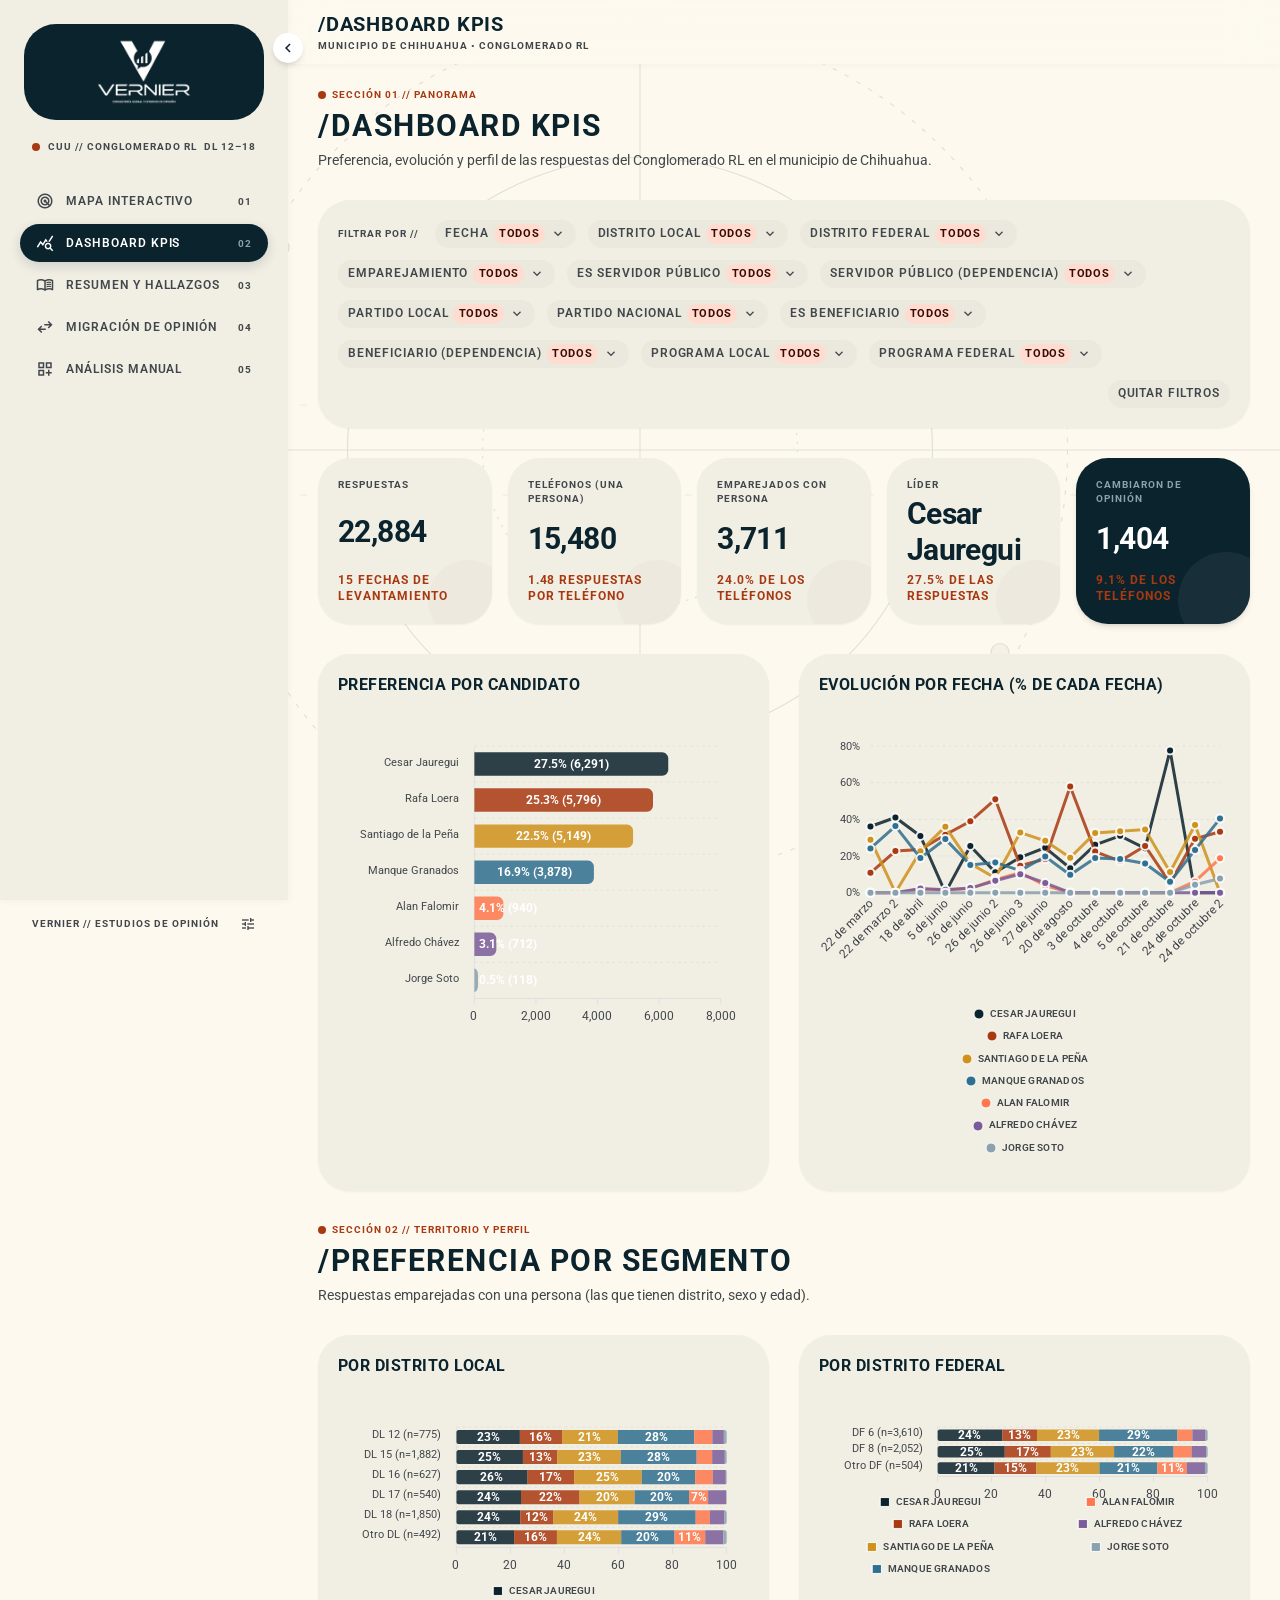
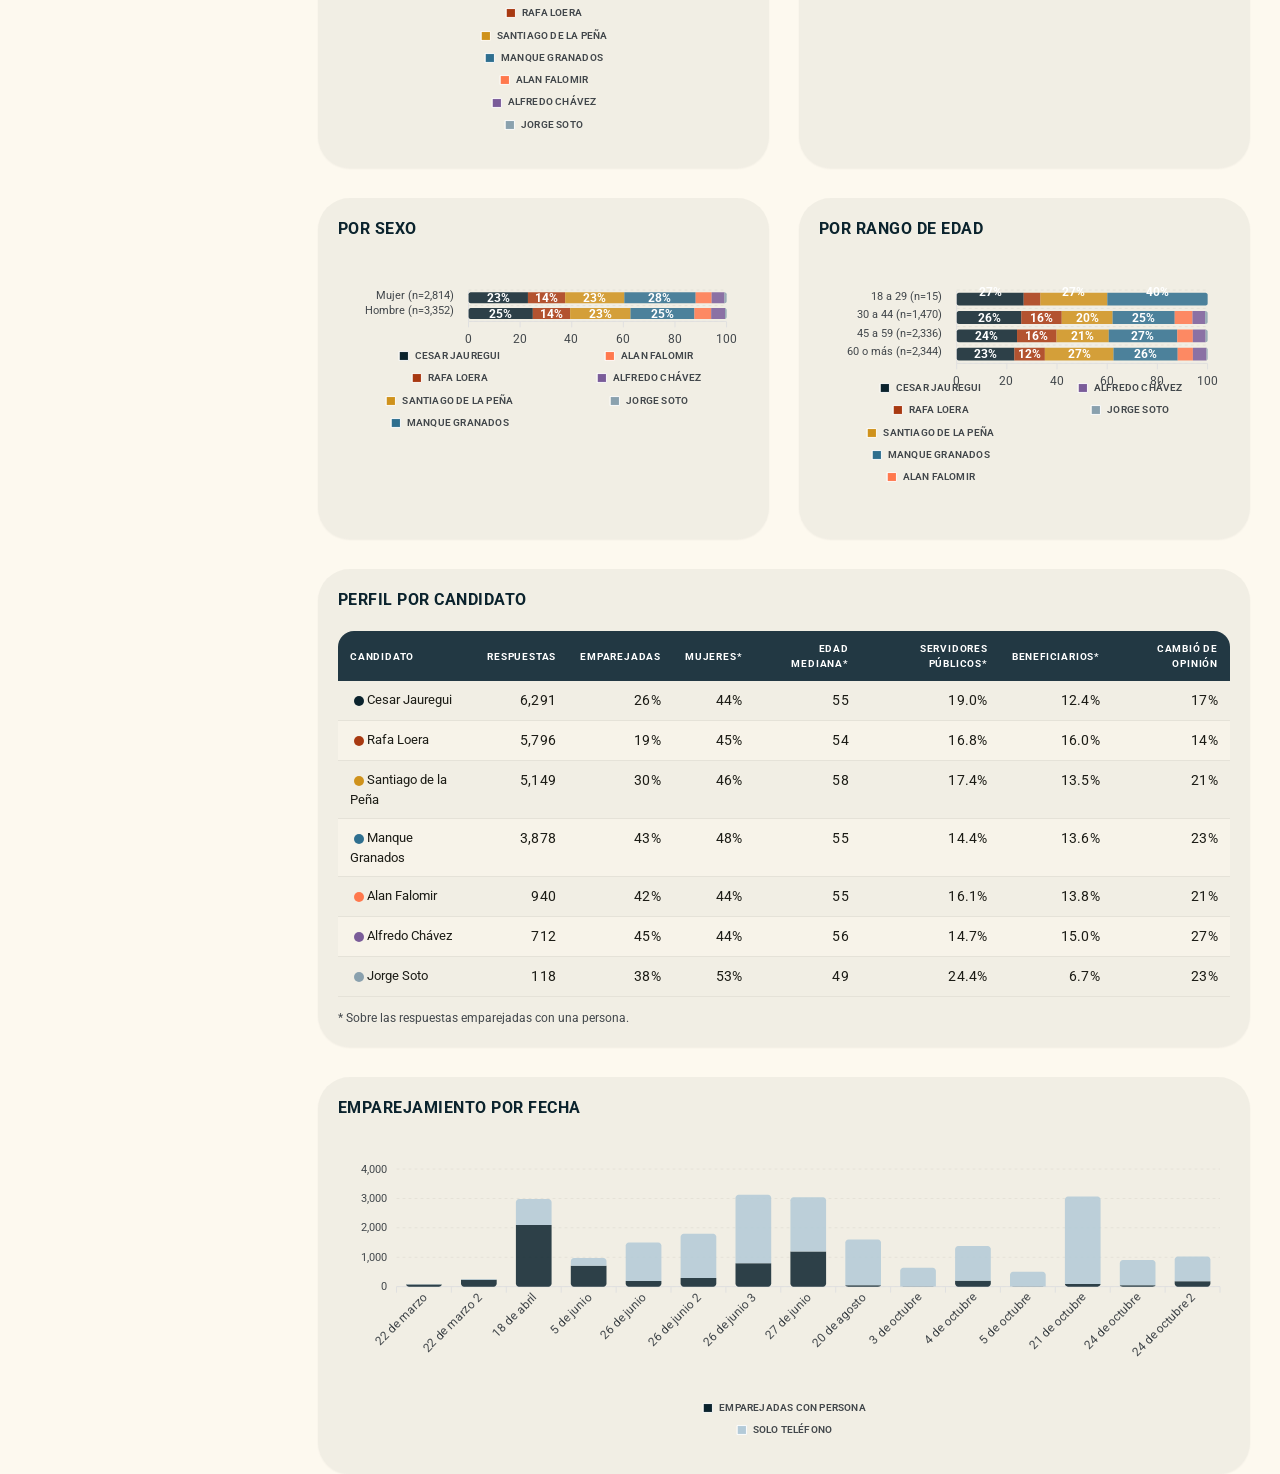
<file: dashboard.html>
<!DOCTYPE html>
<html class="h-full" data-kt-theme="true" data-kt-theme-mode="light" lang="es">
<head>
<meta charset="UTF-8">
<title>Dashboard KPIs — Conglomerado RL Chihuahua</title>
<meta content="width=device-width, initial-scale=1, shrink-to-fit=no" name="viewport">
<meta name="description" content="Indicadores de preferencia, evolución y perfil del Conglomerado RL.">
<meta name="robots" content="noindex, nofollow">
<link href="assets/media/app/favicon.ico" rel="shortcut icon">
<link href="assets/vendors/apexcharts/apexcharts.css" rel="stylesheet">
<link href="assets/css/styles.css" rel="stylesheet">
<link href="assets/css/app.css" rel="stylesheet">
<style>
  .filtro-menu { width: 16rem; }
  .filtro-lista-dd { max-height: 20rem; overflow-y: auto; }
</style>
<!-- Tema visual: va al final para tener prioridad -->
<link href="assets/css/tema.css" rel="stylesheet">
</head>
<body class="antialiased flex h-full text-base text-foreground bg-background demo1 kt-sidebar-fixed kt-header-fixed">
<script>
  document.documentElement.classList.add('light');
</script>

<div class="flex grow" id="app_wrapper">
  <!-- Sidebar -->
  <div class="kt-sidebar fixed top-0 bottom-0 z-20 hidden lg:flex flex-col items-stretch shrink-0 [--kt-drawer-enable:true] lg:[--kt-drawer-enable:false]" data-kt-drawer="true" data-kt-drawer-class="kt-drawer kt-drawer-start top-0 bottom-0" id="sidebar">
    <div class="kt-sidebar-header hidden lg:flex relative shrink-0" id="sidebar_header">
      <a class="vw-logo-block" href="index.html" title="Vernier — Consultoría Global y Estudios de Opinión">
        <img src="assets/media/brand/vernier-logo-white.png" alt="Vernier">
      </a>
      <div class="vw-sidebar-code">
        <span><span class="vw-dot"></span><span class="vw-label">CUU // Conglomerado RL</span></span>
        <span class="vw-label">DL 12–18</span>
      </div>
      <button class="kt-btn kt-btn-icon size-[30px] absolute start-full z-40 -translate-x-2/4 -translate-y-2/4" data-kt-toggle="body" data-kt-toggle-class="kt-sidebar-collapse" id="sidebar_toggle" title="Contraer/expandir menú">
        <span class="material-symbols-outlined">chevron_left</span>
      </button>
    </div>
    <div class="kt-sidebar-content flex grow shrink-0 py-5 pe-2" id="sidebar_content">
      <div class="kt-scrollable-y-hover grow shrink-0 flex ps-2 lg:ps-5 pe-1 lg:pe-3" data-kt-scrollable="true" data-kt-scrollable-dependencies="#sidebar_header" data-kt-scrollable-height="auto" data-kt-scrollable-offset="0px" data-kt-scrollable-wrappers="#sidebar_content" id="sidebar_scrollable">
        <div class="kt-menu flex flex-col grow" data-kt-menu="true" id="sidebar_menu">
          <div class="kt-menu-item">
            <a class="kt-menu-link items-center grow" href="index.html">
              <span class="kt-menu-icon items-start"><span class="material-symbols-outlined">radar</span></span>
              <span class="kt-menu-title">Mapa interactivo</span>
              <span class="vw-nav-num">01</span>
            </a>
          </div>
          <div class="kt-menu-item active">
            <a class="kt-menu-link items-center grow" href="dashboard.html">
              <span class="kt-menu-icon items-start"><span class="material-symbols-outlined">query_stats</span></span>
              <span class="kt-menu-title">Dashboard KPIs</span>
              <span class="vw-nav-num">02</span>
            </a>
          </div>
          <div class="kt-menu-item">
            <a class="kt-menu-link items-center grow" href="resumen.html">
              <span class="kt-menu-icon items-start"><span class="material-symbols-outlined">menu_book</span></span>
              <span class="kt-menu-title">Resumen y hallazgos</span>
              <span class="vw-nav-num">03</span>
            </a>
          </div>
          <div class="kt-menu-item">
            <a class="kt-menu-link items-center grow" href="migracion.html">
              <span class="kt-menu-icon items-start"><span class="material-symbols-outlined">swap_horiz</span></span>
              <span class="kt-menu-title">Migración de opinión</span>
              <span class="vw-nav-num">04</span>
            </a>
          </div>
          <div class="kt-menu-item">
            <a class="kt-menu-link items-center grow" href="analisis.html">
              <span class="kt-menu-icon items-start"><span class="material-symbols-outlined">dashboard_customize</span></span>
              <span class="kt-menu-title">Análisis manual</span>
              <span class="vw-nav-num">05</span>
            </a>
          </div>
        </div>
      </div>
    </div>
    <div class="vw-sidebar-foot shrink-0">
      <div class="vw-row"><span class="vw-label">Vernier // Estudios de opinión</span><span class="material-symbols-outlined vw-ico-16">tune</span></div>
    </div>
  </div>
  <!-- End of Sidebar -->

  <!-- Wrapper -->
  <div class="kt-wrapper flex grow flex-col">
    <!-- Header -->
    <header class="kt-header fixed top-0 z-10 start-0 end-0 flex items-stretch shrink-0" data-kt-sticky="true" data-kt-sticky-name="header" id="header">
      <div class="kt-container-fixed flex justify-between items-stretch gap-3 lg:gap-4" id="headerContainer">
        <div class="flex gap-2.5 lg:hidden items-center -ms-1">
          <button class="kt-btn kt-btn-icon kt-btn-ghost" data-kt-drawer-toggle="#sidebar">
            <span class="material-symbols-outlined">menu</span>
          </button>
        </div>
        <div class="vw-topbar-title grow">
          <h2>/Dashboard KPIs</h2>
          <span class="vw-label">Municipio de Chihuahua • Conglomerado RL</span>
        </div>
        <div class="flex items-center gap-2.5"></div>
      </div>
    </header>
    <!-- End of Header -->

    <!-- Content -->
    <main class="grow pt-6 pb-8 vw-has-etching" id="content" role="content">
      <!-- Grabado HUD de fondo (decorativo) -->
      <div class="vw-etching" aria-hidden="true">
        <svg viewBox="0 0 1200 800" preserveAspectRatio="xMidYMid slice" fill="none" stroke="currentColor" stroke-width="1"><circle cx="600" cy="400" r="380" stroke-dasharray="4 8"/><circle cx="600" cy="400" r="260"/><circle cx="600" cy="400" r="140" stroke-dasharray="2 6"/><line stroke-width=".8" x1="0" x2="1200" y1="400" y2="400"/><line stroke-width=".8" x1="600" x2="600" y1="0" y2="800"/><line stroke-dasharray="6 12" stroke-width=".5" x1="100" x2="1100" y1="360" y2="360"/><line stroke-dasharray="6 12" stroke-width=".5" x1="100" x2="1100" y1="440" y2="440"/><circle cx="280" cy="220" fill="currentColor" fill-opacity=".3" r="8"/><circle cx="920" cy="580" fill="currentColor" fill-opacity=".3" r="8"/></svg>
      </div>

      <div class="kt-container-fixed">
        <div class="flex flex-wrap items-center lg:items-end justify-between gap-5 pb-7.5">
          <div class="vw-section-head">
            <div class="vw-eyebrow"><span class="vw-dot"></span><span class="vw-label">Sección 01 // Panorama</span></div>
            <h1>/Dashboard KPIs</h1>
            <p>Preferencia, evolución y perfil de las respuestas del Conglomerado RL en el municipio de Chihuahua.</p>
          </div>
          <div class="cg-pagina-panel w-full lg:w-auto" id="cg_panel"></div>
        </div>
      </div>

      <div class="kt-container-fixed" id="d_contenido" hidden>
        <div class="grid gap-5 lg:gap-7.5">
          <div class="kt-card">
            <div class="kt-card-content flex flex-wrap items-center gap-3 p-5">
              <span class="vw-label vw-hud-label">Filtrar por //</span>
              <div class="relative inline-flex" data-kt-dropdown="true" data-kt-dropdown-trigger="click">
                <button type="button" class="kt-btn kt-btn-outline kt-btn-sm" data-kt-dropdown-toggle="true">
                  Fecha
                  <span class="kt-badge kt-badge-sm kt-badge-primary kt-badge-outline" id="f_hoja_badge">Todos</span>
                  <span class="material-symbols-outlined vw-ico-16">expand_more</span>
                </button>
                <div class="kt-dropdown-menu hidden filtro-menu flex-col bg-background border border-border rounded-lg shadow-md p-3 gap-2" data-kt-dropdown-menu="true">
                  <label class="flex items-center gap-2 pb-2 mb-1 border-b border-border">
                    <input class="kt-checkbox kt-checkbox-sm" type="checkbox" id="f_hoja_todos">
                    <span class="text-xs font-semibold text-mono">Seleccionar todo</span>
                  </label>
                  <div class="flex flex-col gap-1 filtro-lista-dd" id="f_hoja_lista"></div>
                </div>
              </div>
              <div class="relative inline-flex" data-kt-dropdown="true" data-kt-dropdown-trigger="click">
                <button type="button" class="kt-btn kt-btn-outline kt-btn-sm" data-kt-dropdown-toggle="true">
                  Distrito local
                  <span class="kt-badge kt-badge-sm kt-badge-primary kt-badge-outline" id="f_dl_badge">Todos</span>
                  <span class="material-symbols-outlined vw-ico-16">expand_more</span>
                </button>
                <div class="kt-dropdown-menu hidden filtro-menu flex-col bg-background border border-border rounded-lg shadow-md p-3 gap-2" data-kt-dropdown-menu="true">
                  <label class="flex items-center gap-2 pb-2 mb-1 border-b border-border">
                    <input class="kt-checkbox kt-checkbox-sm" type="checkbox" id="f_dl_todos">
                    <span class="text-xs font-semibold text-mono">Seleccionar todo</span>
                  </label>
                  <div class="flex flex-col gap-1 filtro-lista-dd" id="f_dl_lista"></div>
                </div>
              </div>
              <div class="relative inline-flex" data-kt-dropdown="true" data-kt-dropdown-trigger="click">
                <button type="button" class="kt-btn kt-btn-outline kt-btn-sm" data-kt-dropdown-toggle="true">
                  Distrito federal
                  <span class="kt-badge kt-badge-sm kt-badge-primary kt-badge-outline" id="f_df_badge">Todos</span>
                  <span class="material-symbols-outlined vw-ico-16">expand_more</span>
                </button>
                <div class="kt-dropdown-menu hidden filtro-menu flex-col bg-background border border-border rounded-lg shadow-md p-3 gap-2" data-kt-dropdown-menu="true">
                  <label class="flex items-center gap-2 pb-2 mb-1 border-b border-border">
                    <input class="kt-checkbox kt-checkbox-sm" type="checkbox" id="f_df_todos">
                    <span class="text-xs font-semibold text-mono">Seleccionar todo</span>
                  </label>
                  <div class="flex flex-col gap-1 filtro-lista-dd" id="f_df_lista"></div>
                </div>
              </div>
              <div class="relative inline-flex" data-kt-dropdown="true" data-kt-dropdown-trigger="click">
                <button type="button" class="kt-btn kt-btn-outline kt-btn-sm" data-kt-dropdown-toggle="true">
                  Emparejamiento
                  <span class="kt-badge kt-badge-sm kt-badge-primary kt-badge-outline" id="f_emp_badge">Todos</span>
                  <span class="material-symbols-outlined vw-ico-16">expand_more</span>
                </button>
                <div class="kt-dropdown-menu hidden filtro-menu flex-col bg-background border border-border rounded-lg shadow-md p-3 gap-2" data-kt-dropdown-menu="true">
                  <label class="flex items-center gap-2 pb-2 mb-1 border-b border-border">
                    <input class="kt-checkbox kt-checkbox-sm" type="checkbox" id="f_emp_todos">
                    <span class="text-xs font-semibold text-mono">Seleccionar todo</span>
                  </label>
                  <div class="flex flex-col gap-1 filtro-lista-dd" id="f_emp_lista"></div>
                </div>
              </div>
              <button type="button" class="kt-btn kt-btn-outline kt-btn-sm ms-auto" id="f_reset">Quitar filtros</button>
            </div>
          </div>

          <div class="kt-card">
            <div class="kt-card-content kpi-row p-0">
              <div class="flex-1 flex flex-col gap-1 p-5"><span>Respuestas</span><span id="k_respuestas">-</span><span id="k_respuestas_sub">-</span></div>
              <div class="flex-1 flex flex-col gap-1 p-5"><span>Teléfonos (una persona)</span><span id="k_telefonos">-</span><span id="k_telefonos_sub">-</span></div>
              <div class="flex-1 flex flex-col gap-1 p-5"><span>Emparejados con persona</span><span id="k_emparejados">-</span><span id="k_emparejados_sub">-</span></div>
              <div class="flex-1 flex flex-col gap-1 p-5"><span>Líder</span><span id="k_lider">-</span><span id="k_lider_sub">-</span></div>
              <div class="flex-1 flex flex-col gap-1 p-5"><span>Cambiaron de opinión</span><span id="k_cambian">-</span><span id="k_cambian_sub">-</span></div>
            </div>
          </div>
          <div class="kt-card p-6" id="d_vacio" hidden><p class="vw-nota-metodo">No hay respuestas con estos filtros.</p></div>

          <div class="grid lg:grid-cols-2 gap-5 lg:gap-7.5 items-stretch">
            <div class="kt-card h-full">
              <div class="kt-card-header"><h3 class="kt-card-title">Preferencia por candidato</h3></div>
              <div class="kt-card-content"><div id="ch_pref"></div></div>
            </div>
            <div class="kt-card h-full">
              <div class="kt-card-header"><h3 class="kt-card-title">Evolución por fecha (% de cada fecha)</h3></div>
              <div class="kt-card-content"><div id="ch_evol"></div></div>
            </div>
          </div>
        </div>
      </div>

      <div class="kt-container-fixed pt-8" id="d_contenido_2" hidden>
        <div class="flex flex-wrap items-center lg:items-end justify-between gap-5 pb-7.5">
          <div class="vw-section-head">
            <div class="vw-eyebrow"><span class="vw-dot"></span><span class="vw-label">Sección 02 // Territorio y perfil</span></div>
            <h1>/Preferencia por segmento</h1>
            <p>Respuestas emparejadas con una persona (las que tienen distrito, sexo y edad).</p>
          </div>
        </div>
        <div class="grid gap-5 lg:gap-7.5">
          <p class="vw-nota-metodo" id="nota_perfil" hidden>Ninguna respuesta filtrada está emparejada: no hay datos de distrito ni de perfil.</p>
          <div class="grid lg:grid-cols-2 gap-5 lg:gap-7.5 items-stretch">
            <div class="kt-card h-full"><div class="kt-card-header"><h3 class="kt-card-title">Por distrito local</h3></div><div class="kt-card-content"><div id="ch_dl"></div></div></div>
            <div class="kt-card h-full"><div class="kt-card-header"><h3 class="kt-card-title">Por distrito federal</h3></div><div class="kt-card-content"><div id="ch_df"></div></div></div>
          </div>
          <div class="grid lg:grid-cols-2 gap-5 lg:gap-7.5 items-stretch">
            <div class="kt-card h-full"><div class="kt-card-header"><h3 class="kt-card-title">Por sexo</h3></div><div class="kt-card-content"><div id="ch_sexo"></div></div></div>
            <div class="kt-card h-full"><div class="kt-card-header"><h3 class="kt-card-title">Por rango de edad</h3></div><div class="kt-card-content"><div id="ch_edad"></div></div></div>
          </div>
          <div class="kt-card">
            <div class="kt-card-header"><h3 class="kt-card-title">Perfil por candidato</h3></div>
            <div class="kt-card-content vw-scroll-x">
              <table class="vw-tabla" id="t_perfil">
                <thead><tr><th>Candidato</th><th class="num">Respuestas</th><th class="num">Emparejadas</th><th class="num">Mujeres*</th><th class="num">Edad mediana*</th><th class="num">Servidores públicos*</th><th class="num">Beneficiarios*</th><th class="num">Cambió de opinión</th></tr></thead>
                <tbody></tbody>
              </table>
              <p class="vw-nota-metodo mt-3">* Sobre las respuestas emparejadas con una persona.</p>
            </div>
          </div>
          <div class="kt-card">
            <div class="kt-card-header"><h3 class="kt-card-title">Emparejamiento por fecha</h3></div>
            <div class="kt-card-content"><div id="ch_emp"></div></div>
          </div>
        </div>
      </div>
    </main>
    <!-- End of Content -->
  </div>
  <!-- End of Wrapper -->
</div>

<script src="assets/js/core.bundle.js"></script>
<script src="assets/vendors/ktui/ktui.min.js"></script>
<script src="assets/vendors/apexcharts/apexcharts.min.js"></script>
<script src="datos/conglomerado-rl.js"></script>
<script src="app.js"></script>
<script src="conglomerado.js"></script>
<script src="dashboard.js"></script>
</body>
</html>
</file>
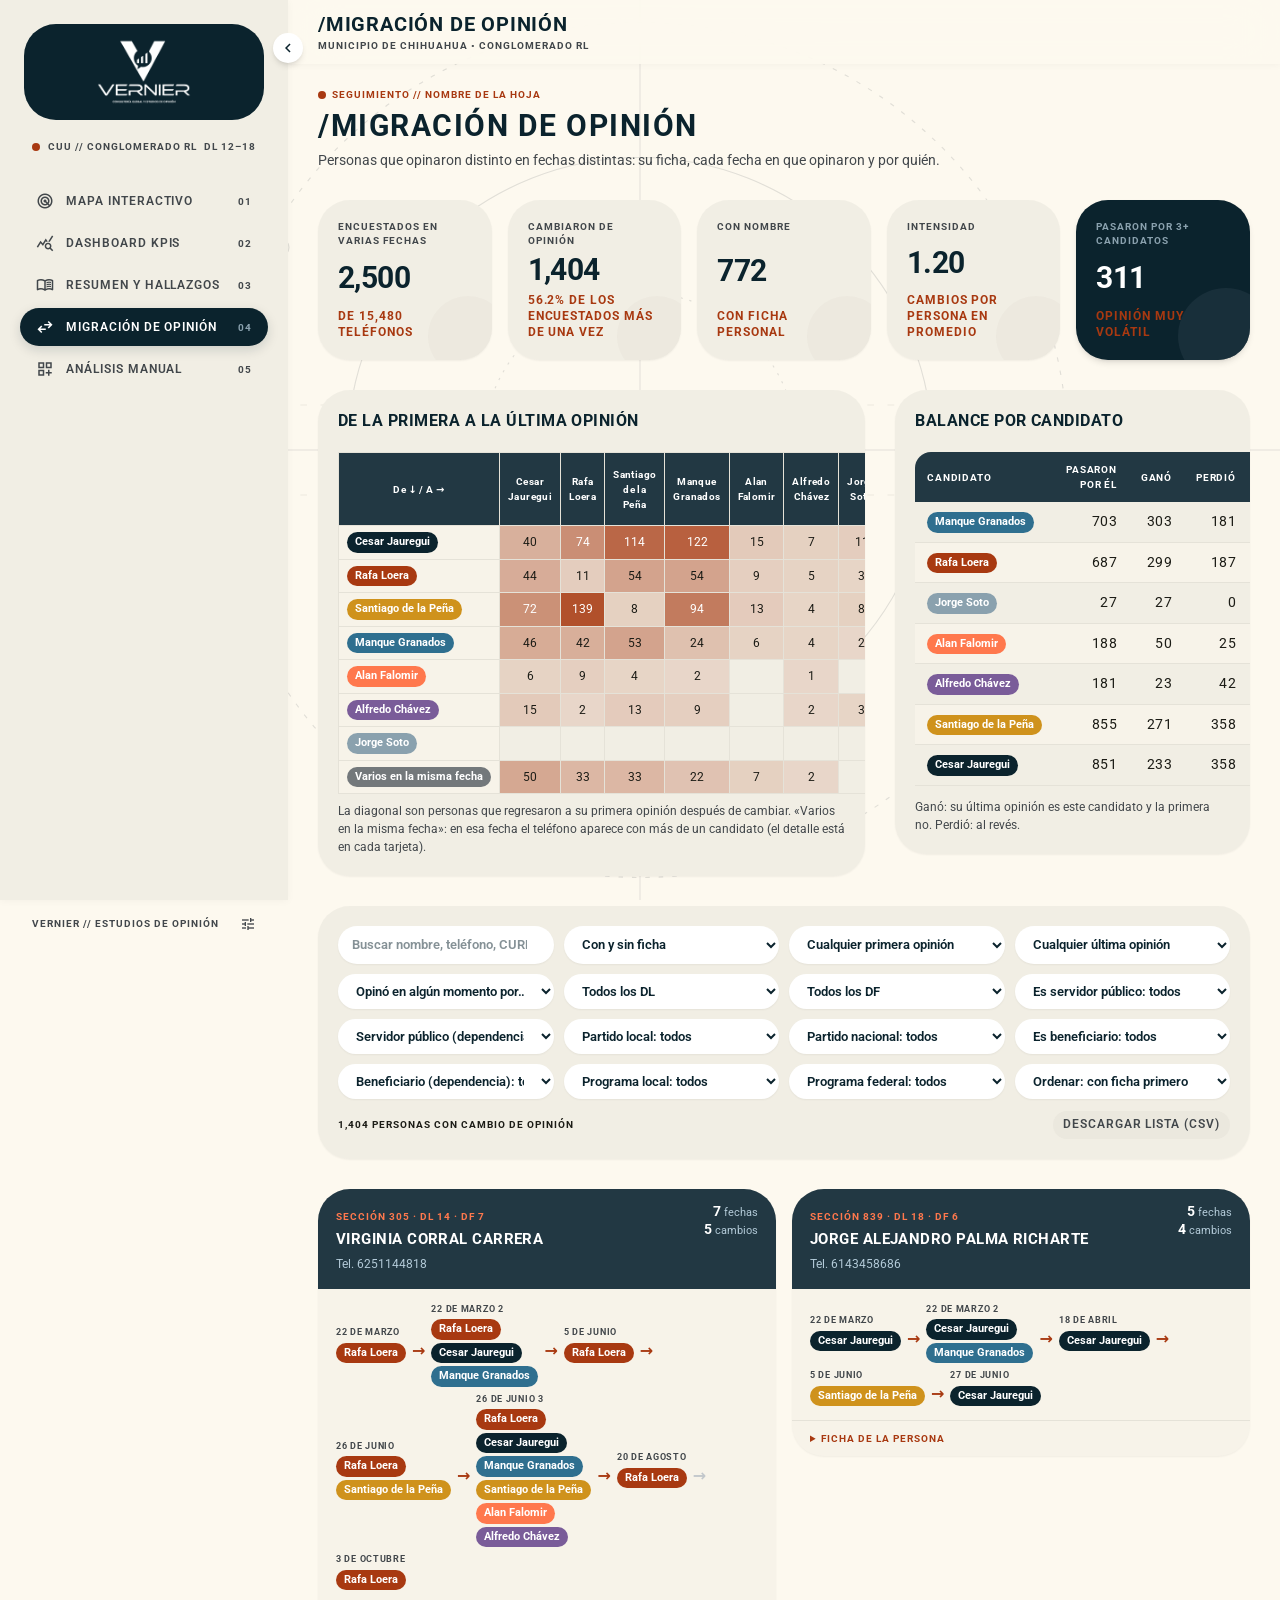
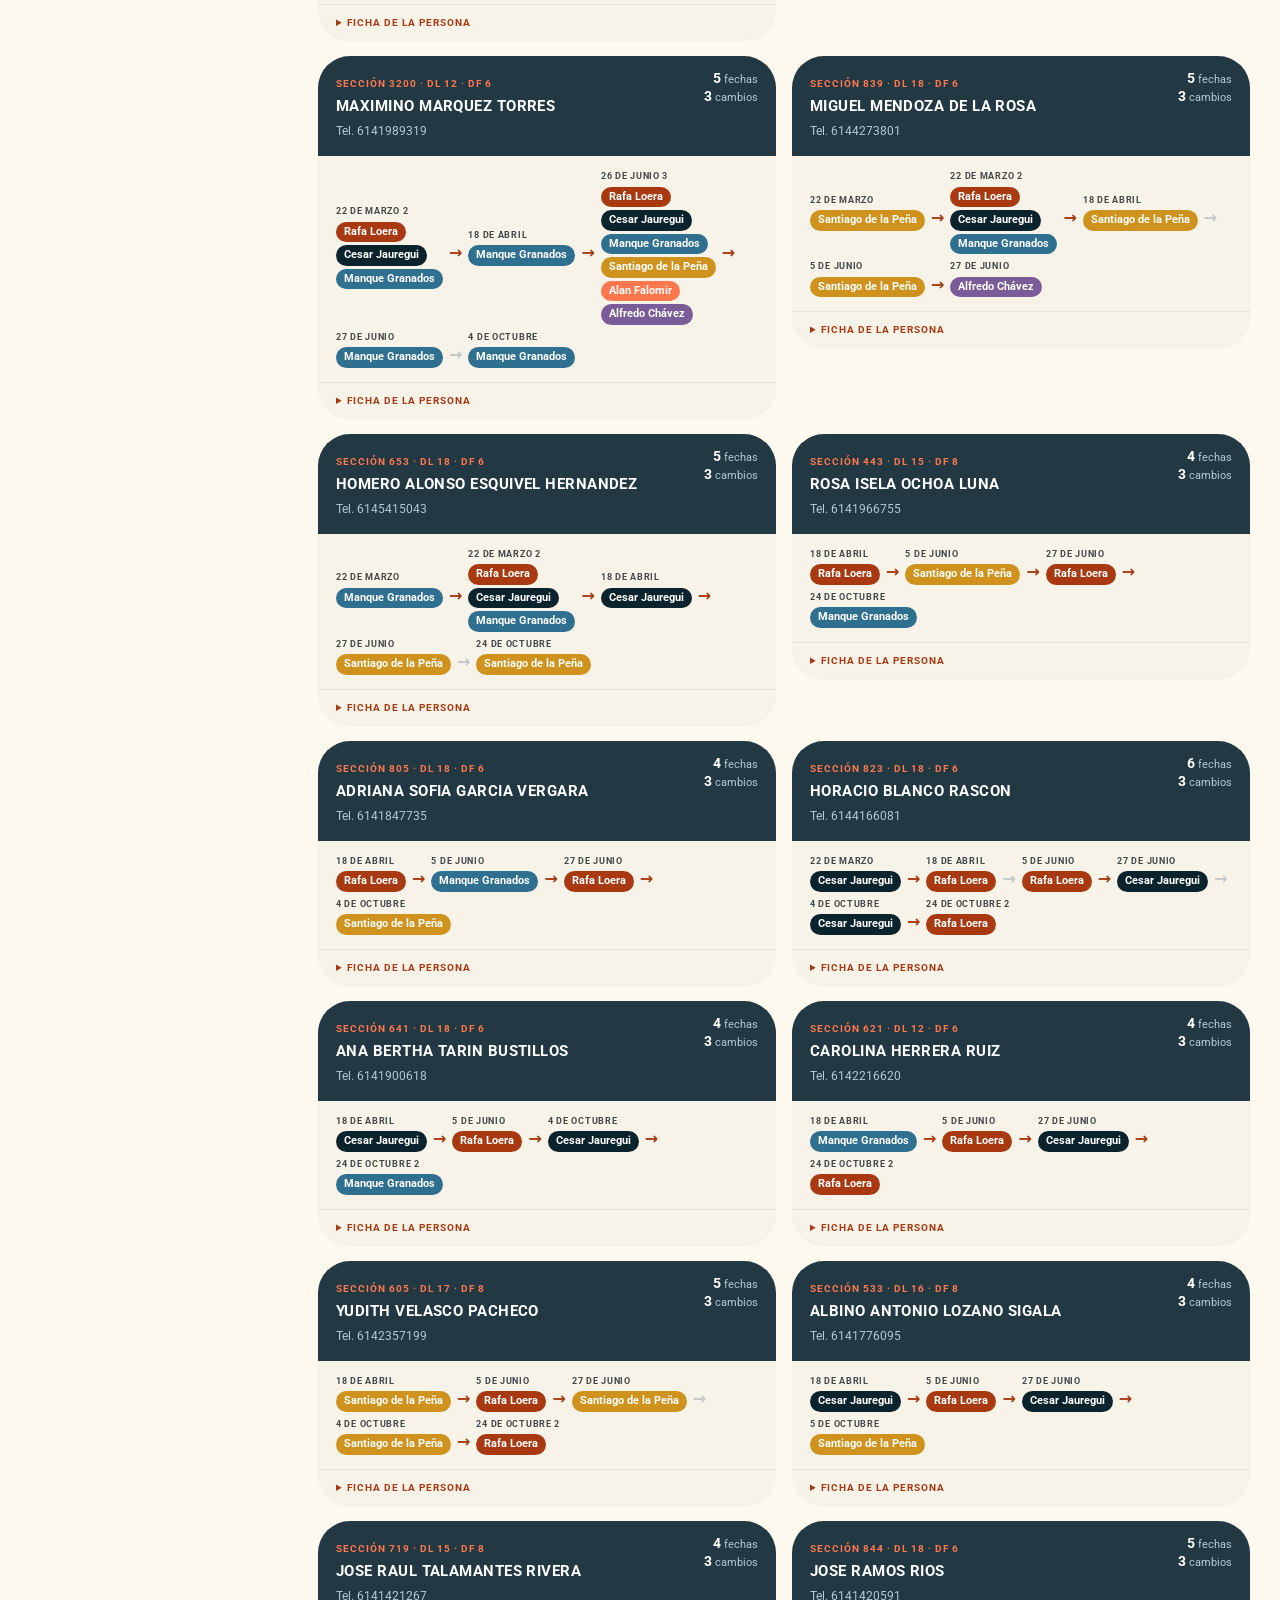
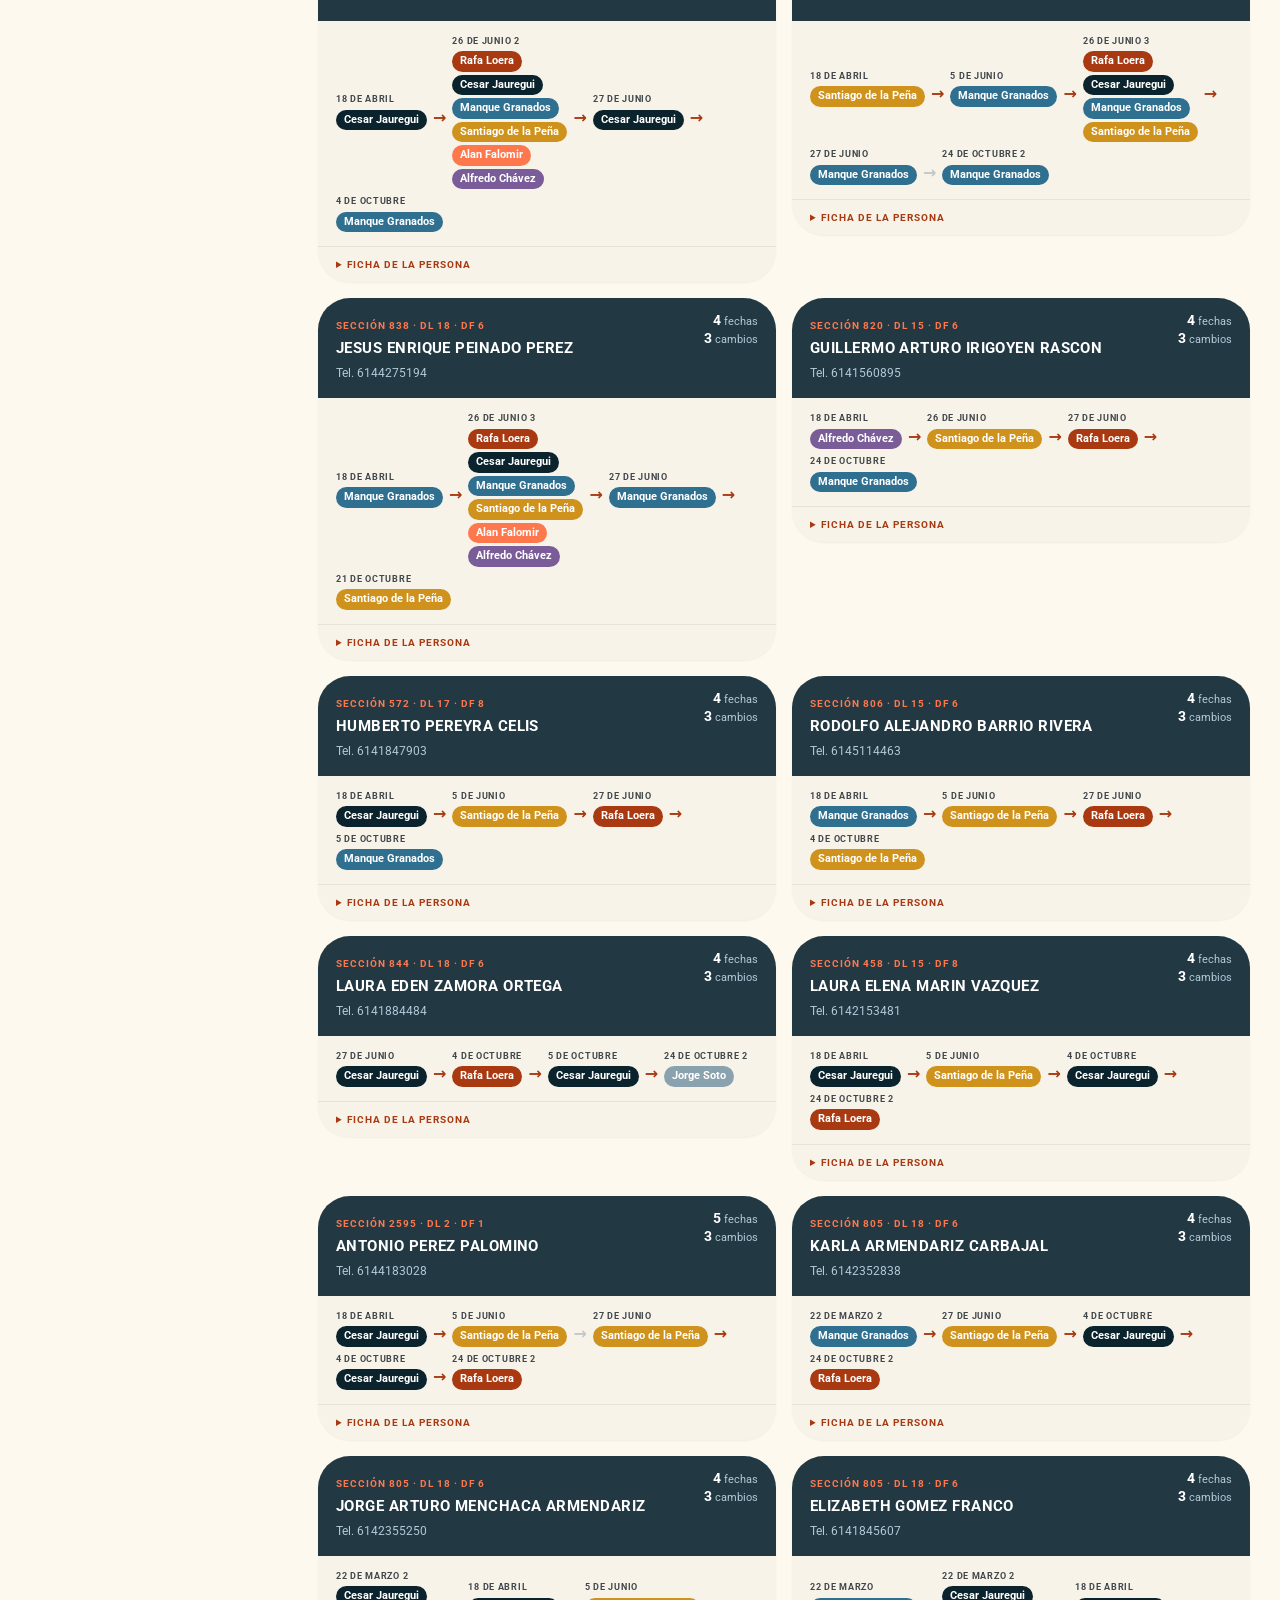
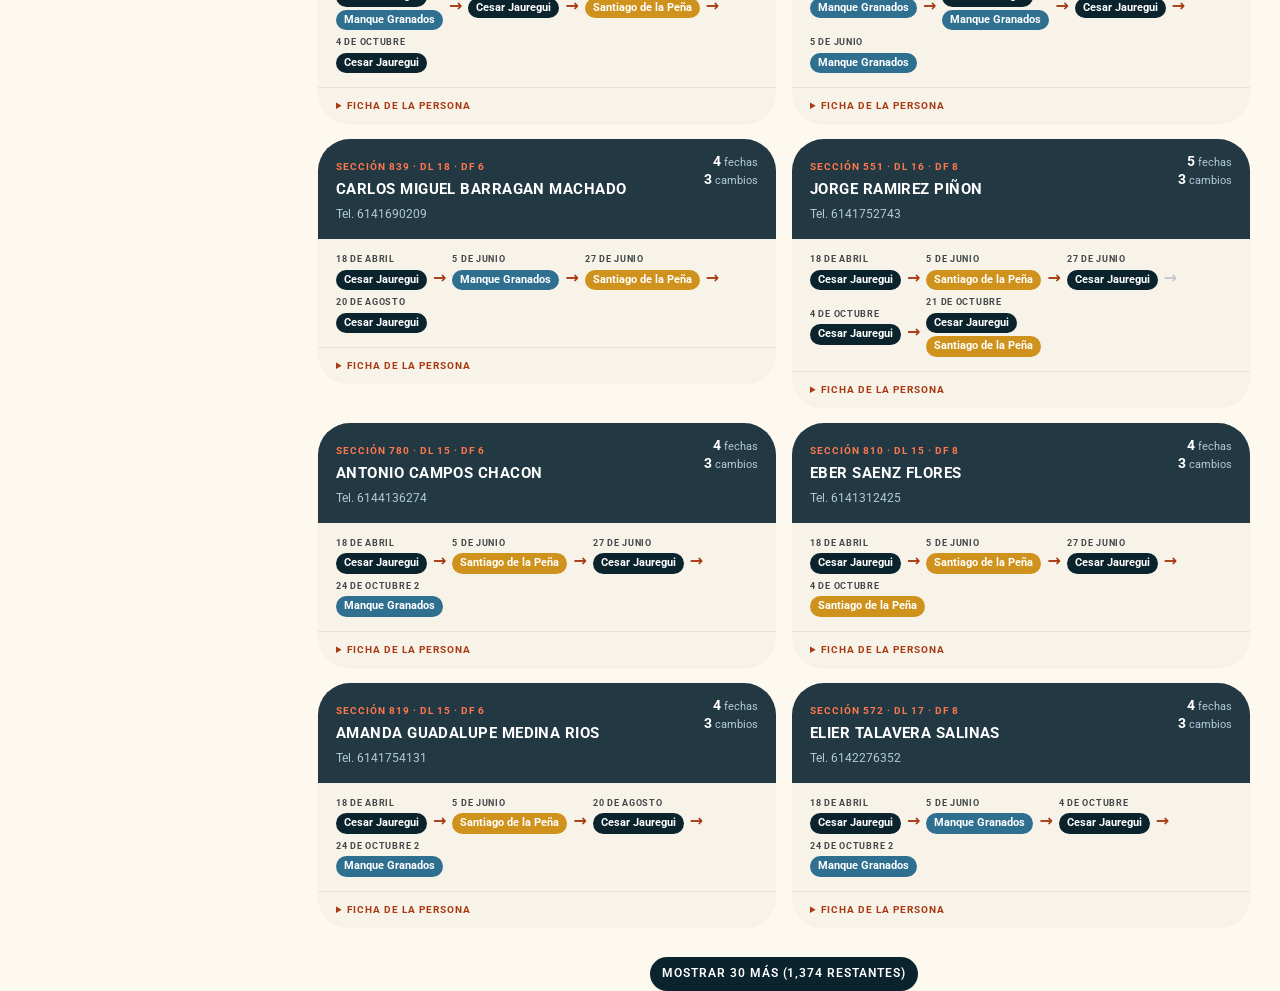
<file: migracion.html>
<!DOCTYPE html>
<html class="h-full" data-kt-theme="true" data-kt-theme-mode="light" lang="es">
<head>
<meta charset="UTF-8">
<title>Migración de opinión — Conglomerado RL Chihuahua</title>
<meta content="width=device-width, initial-scale=1, shrink-to-fit=no" name="viewport">
<meta name="description" content="Personas que cambiaron de opinión entre fechas de levantamiento.">
<meta name="robots" content="noindex, nofollow">
<link href="assets/media/app/favicon.ico" rel="shortcut icon">

<link href="assets/css/styles.css" rel="stylesheet">
<link href="assets/css/app.css" rel="stylesheet">
<!-- Tema visual: va al final para tener prioridad -->
<link href="assets/css/tema.css" rel="stylesheet">
</head>
<body class="antialiased flex h-full text-base text-foreground bg-background demo1 kt-sidebar-fixed kt-header-fixed">
<script>
  document.documentElement.classList.add('light');
</script>

<div class="flex grow" id="app_wrapper">
  <!-- Sidebar -->
  <div class="kt-sidebar fixed top-0 bottom-0 z-20 hidden lg:flex flex-col items-stretch shrink-0 [--kt-drawer-enable:true] lg:[--kt-drawer-enable:false]" data-kt-drawer="true" data-kt-drawer-class="kt-drawer kt-drawer-start top-0 bottom-0" id="sidebar">
    <div class="kt-sidebar-header hidden lg:flex relative shrink-0" id="sidebar_header">
      <a class="vw-logo-block" href="index.html" title="Vernier — Consultoría Global y Estudios de Opinión">
        <img src="assets/media/brand/vernier-logo-white.png" alt="Vernier">
      </a>
      <div class="vw-sidebar-code">
        <span><span class="vw-dot"></span><span class="vw-label">CUU // Conglomerado RL</span></span>
        <span class="vw-label">DL 12–18</span>
      </div>
      <button class="kt-btn kt-btn-icon size-[30px] absolute start-full z-40 -translate-x-2/4 -translate-y-2/4" data-kt-toggle="body" data-kt-toggle-class="kt-sidebar-collapse" id="sidebar_toggle" title="Contraer/expandir menú">
        <span class="material-symbols-outlined">chevron_left</span>
      </button>
    </div>
    <div class="kt-sidebar-content flex grow shrink-0 py-5 pe-2" id="sidebar_content">
      <div class="kt-scrollable-y-hover grow shrink-0 flex ps-2 lg:ps-5 pe-1 lg:pe-3" data-kt-scrollable="true" data-kt-scrollable-dependencies="#sidebar_header" data-kt-scrollable-height="auto" data-kt-scrollable-offset="0px" data-kt-scrollable-wrappers="#sidebar_content" id="sidebar_scrollable">
        <div class="kt-menu flex flex-col grow" data-kt-menu="true" id="sidebar_menu">
          <div class="kt-menu-item">
            <a class="kt-menu-link items-center grow" href="index.html">
              <span class="kt-menu-icon items-start"><span class="material-symbols-outlined">radar</span></span>
              <span class="kt-menu-title">Mapa interactivo</span>
              <span class="vw-nav-num">01</span>
            </a>
          </div>
          <div class="kt-menu-item">
            <a class="kt-menu-link items-center grow" href="dashboard.html">
              <span class="kt-menu-icon items-start"><span class="material-symbols-outlined">query_stats</span></span>
              <span class="kt-menu-title">Dashboard KPIs</span>
              <span class="vw-nav-num">02</span>
            </a>
          </div>
          <div class="kt-menu-item">
            <a class="kt-menu-link items-center grow" href="resumen.html">
              <span class="kt-menu-icon items-start"><span class="material-symbols-outlined">menu_book</span></span>
              <span class="kt-menu-title">Resumen y hallazgos</span>
              <span class="vw-nav-num">03</span>
            </a>
          </div>
          <div class="kt-menu-item active">
            <a class="kt-menu-link items-center grow" href="migracion.html">
              <span class="kt-menu-icon items-start"><span class="material-symbols-outlined">swap_horiz</span></span>
              <span class="kt-menu-title">Migración de opinión</span>
              <span class="vw-nav-num">04</span>
            </a>
          </div>
          <div class="kt-menu-item">
            <a class="kt-menu-link items-center grow" href="analisis.html">
              <span class="kt-menu-icon items-start"><span class="material-symbols-outlined">dashboard_customize</span></span>
              <span class="kt-menu-title">Análisis manual</span>
              <span class="vw-nav-num">05</span>
            </a>
          </div>
        </div>
      </div>
    </div>
    <div class="vw-sidebar-foot shrink-0">
      <div class="vw-row"><span class="vw-label">Vernier // Estudios de opinión</span><span class="material-symbols-outlined vw-ico-16">tune</span></div>
    </div>
  </div>
  <!-- End of Sidebar -->

  <!-- Wrapper -->
  <div class="kt-wrapper flex grow flex-col">
    <!-- Header -->
    <header class="kt-header fixed top-0 z-10 start-0 end-0 flex items-stretch shrink-0" data-kt-sticky="true" data-kt-sticky-name="header" id="header">
      <div class="kt-container-fixed flex justify-between items-stretch gap-3 lg:gap-4" id="headerContainer">
        <div class="flex gap-2.5 lg:hidden items-center -ms-1">
          <button class="kt-btn kt-btn-icon kt-btn-ghost" data-kt-drawer-toggle="#sidebar">
            <span class="material-symbols-outlined">menu</span>
          </button>
        </div>
        <div class="vw-topbar-title grow">
          <h2>/Migración de opinión</h2>
          <span class="vw-label">Municipio de Chihuahua • Conglomerado RL</span>
        </div>
        <div class="flex items-center gap-2.5"></div>
      </div>
    </header>
    <!-- End of Header -->

    <!-- Content -->
    <main class="grow pt-6 pb-8 vw-has-etching" id="content" role="content">
      <!-- Grabado HUD de fondo (decorativo) -->
      <div class="vw-etching" aria-hidden="true">
        <svg viewBox="0 0 1200 800" preserveAspectRatio="xMidYMid slice" fill="none" stroke="currentColor" stroke-width="1"><circle cx="600" cy="400" r="380" stroke-dasharray="4 8"/><circle cx="600" cy="400" r="260"/><circle cx="600" cy="400" r="140" stroke-dasharray="2 6"/><line stroke-width=".8" x1="0" x2="1200" y1="400" y2="400"/><line stroke-width=".8" x1="600" x2="600" y1="0" y2="800"/><line stroke-dasharray="6 12" stroke-width=".5" x1="100" x2="1100" y1="360" y2="360"/><line stroke-dasharray="6 12" stroke-width=".5" x1="100" x2="1100" y1="440" y2="440"/><circle cx="280" cy="220" fill="currentColor" fill-opacity=".3" r="8"/><circle cx="920" cy="580" fill="currentColor" fill-opacity=".3" r="8"/></svg>
      </div>

      <div class="kt-container-fixed">
        <div class="flex flex-wrap items-center lg:items-end justify-between gap-5 pb-7.5">
          <div class="vw-section-head">
            <div class="vw-eyebrow"><span class="vw-dot"></span><span class="vw-label">Seguimiento // Nombre de la hoja</span></div>
            <h1>/Migración de opinión</h1>
            <p>Personas que opinaron distinto en fechas distintas: su ficha, cada fecha en que opinaron y por quién.</p>
          </div>
          <div class="cg-pagina-panel w-full lg:w-auto" id="cg_panel"></div>
        </div>
      </div>

      <div class="kt-container-fixed" id="m_contenido" hidden>
        <div class="grid gap-5 lg:gap-7.5">
          <div class="kt-card">
            <div class="kt-card-content kpi-row p-0">
              <div class="flex-1 flex flex-col gap-1 p-5"><span>Encuestados en varias fechas</span><span id="k_varias">-</span><span id="k_varias_sub">-</span></div>
              <div class="flex-1 flex flex-col gap-1 p-5"><span>Cambiaron de opinión</span><span id="k_cambian">-</span><span id="k_cambian_sub">-</span></div>
              <div class="flex-1 flex flex-col gap-1 p-5"><span>Con nombre</span><span id="k_nombre">-</span><span id="k_nombre_sub">-</span></div>
              <div class="flex-1 flex flex-col gap-1 p-5"><span>Intensidad</span><span id="k_pasos">-</span><span id="k_pasos_sub">-</span></div>
              <div class="flex-1 flex flex-col gap-1 p-5"><span>Pasaron por 3+ candidatos</span><span id="k_tres">-</span><span>Opinión muy volátil</span></div>
            </div>
          </div>

          <div class="grid lg:grid-cols-5 gap-5 lg:gap-7.5 items-start">
            <div class="kt-card lg:col-span-3">
              <div class="kt-card-header"><h3 class="kt-card-title">De la primera a la última opinión</h3></div>
              <div class="kt-card-content vw-scroll-x" id="matriz"></div>
            </div>
            <div class="kt-card lg:col-span-2">
              <div class="kt-card-header"><h3 class="kt-card-title">Balance por candidato</h3></div>
              <div class="kt-card-content vw-scroll-x">
                <table class="vw-tabla" id="t_balance">
                  <thead><tr><th>Candidato</th><th class="num">Pasaron por él</th><th class="num">Ganó</th><th class="num">Perdió</th><th class="num">Neto</th></tr></thead>
                  <tbody></tbody>
                </table>
                <p class="vw-nota-metodo mt-3">Ganó: su última opinión es este candidato y la primera no. Perdió: al revés.</p>
              </div>
            </div>
          </div>

          <div class="kt-card">
            <div class="kt-card-content flex flex-col gap-3 p-5">
              <div class="mg-filtros">
                <input type="search" id="f_texto" placeholder="Buscar nombre, teléfono, CURP, colonia o sección">
                <select id="f_emp"><option value="">Con y sin ficha</option><option value="si">Solo con nombre (emparejados)</option><option value="no">Solo teléfono</option></select>
                <select id="f_primera"></select>
                <select id="f_ultima"></select>
                <select id="f_paso"></select>
                <select id="f_dl"></select>
                <select id="f_df"></select>
                <select id="f_orden"><option value="ficha">Ordenar: con ficha primero</option><option value="cambios">Ordenar: más cambios</option><option value="nombre">Ordenar: nombre</option></select>
              </div>
              <div class="flex flex-wrap items-center justify-between gap-3">
                <span class="vw-label" id="conteo"></span>
                <button type="button" class="kt-btn kt-btn-sm kt-btn-outline" id="descargar" title="Descarga en su computadora la lista filtrada con fichas y trayectorias">Descargar lista (CSV)</button>
              </div>
            </div>
          </div>

          <div class="mg-lista" id="lista"></div>
          <button type="button" class="kt-btn kt-btn-primary mx-auto" id="mas" hidden>Mostrar más</button>
        </div>
      </div>
    </main>
    <!-- End of Content -->
  </div>
  <!-- End of Wrapper -->
</div>

<script src="assets/js/core.bundle.js"></script>
<script src="assets/vendors/ktui/ktui.min.js"></script>
<script src="datos/conglomerado-rl.js"></script>
<script src="app.js"></script>
<script src="conglomerado.js"></script>
<script src="migracion.js"></script>
</body>
</html>
</file>
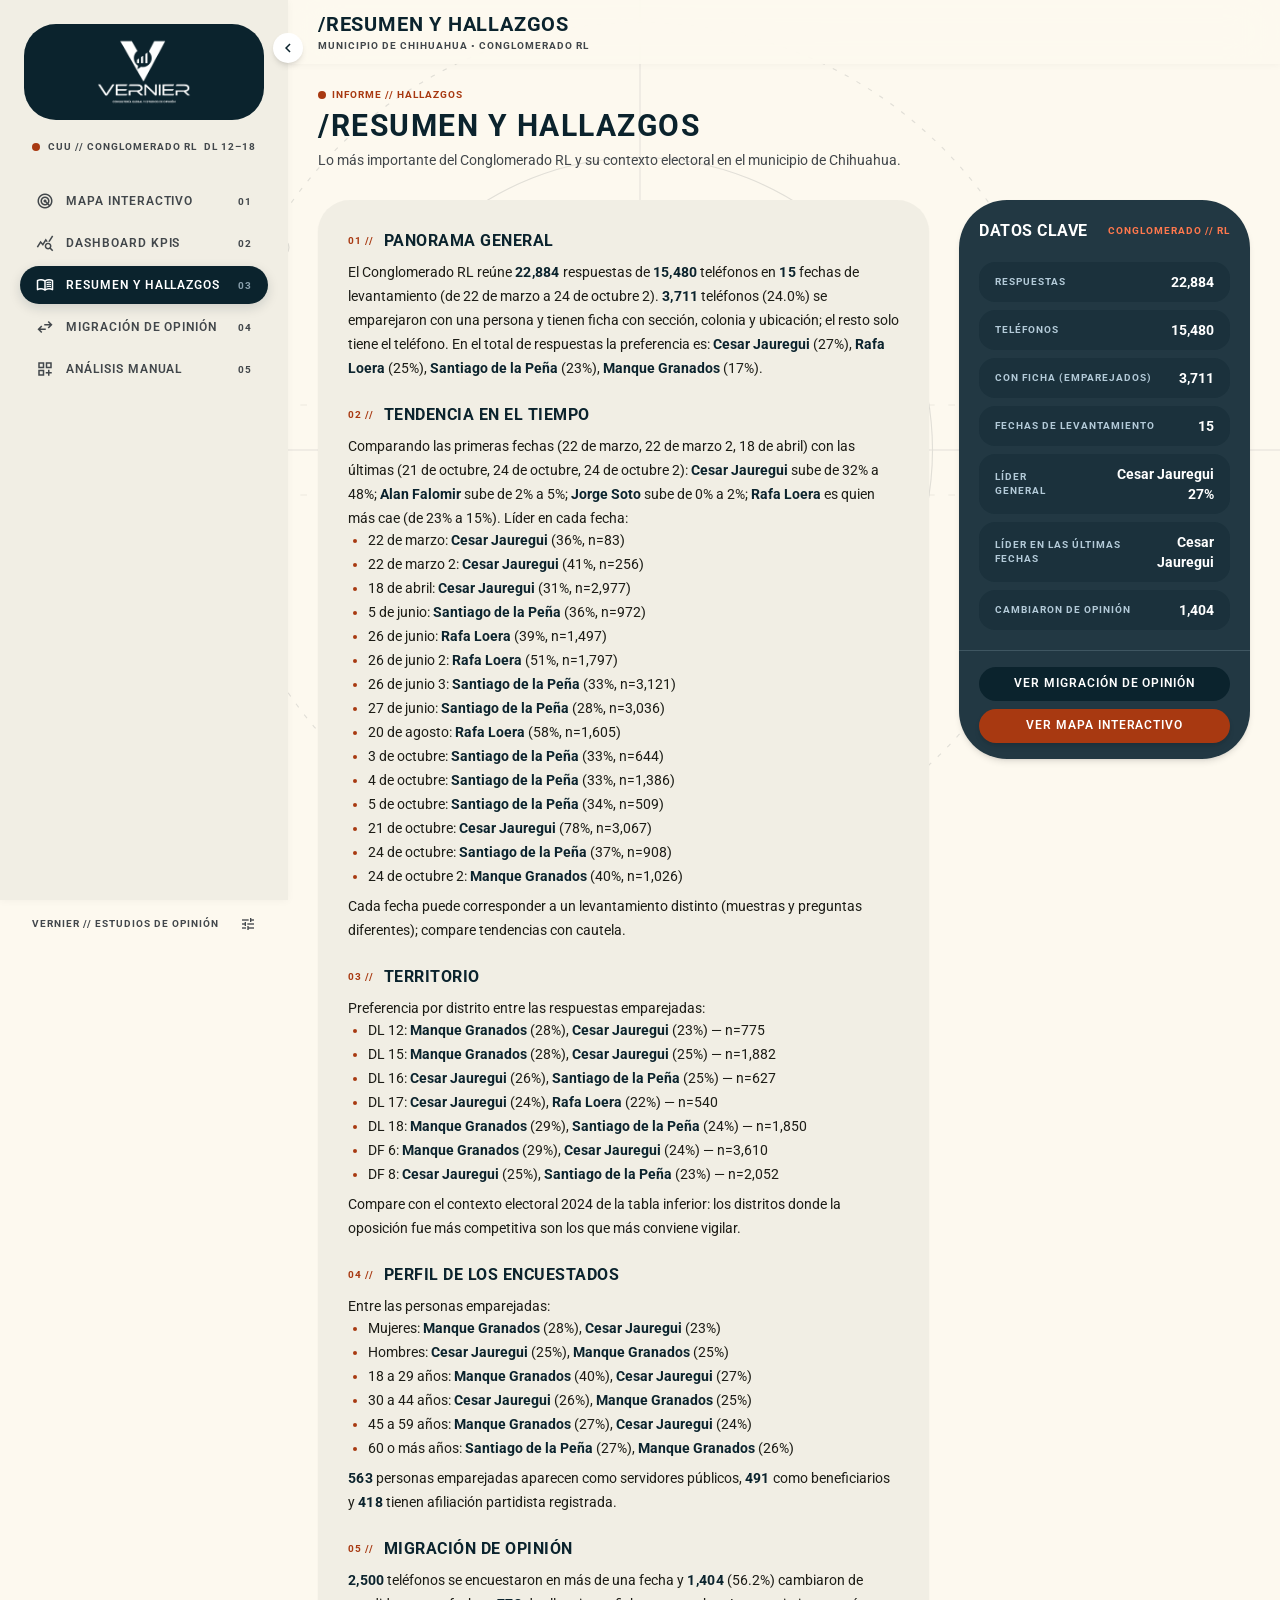
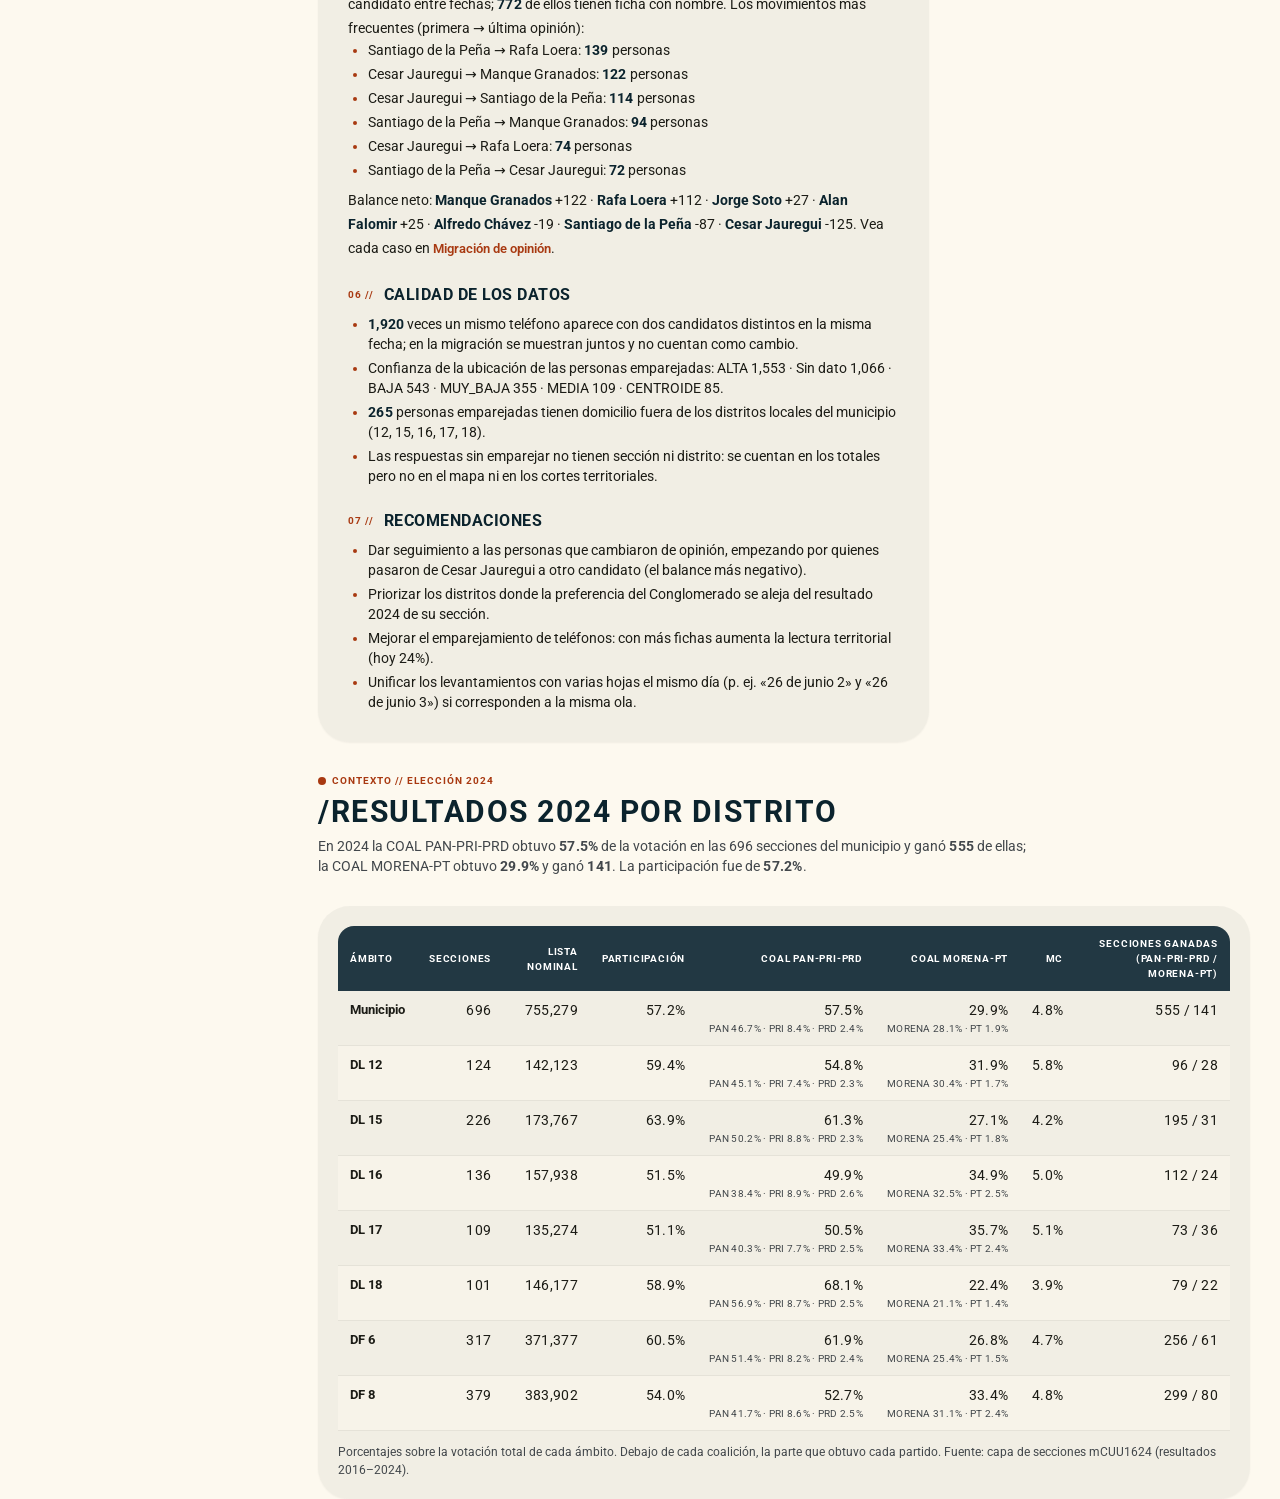
<file: resumen.html>
<!DOCTYPE html>
<html class="h-full" data-kt-theme="true" data-kt-theme-mode="light" lang="es">
<head>
<meta charset="UTF-8">
<title>Resumen y hallazgos — Conglomerado RL Chihuahua</title>
<meta content="width=device-width, initial-scale=1, shrink-to-fit=no" name="viewport">
<meta name="description" content="Hallazgos del Conglomerado RL y contexto electoral 2024 por distrito.">
<meta name="robots" content="noindex, nofollow">
<link href="assets/media/app/favicon.ico" rel="shortcut icon">

<link href="assets/css/styles.css" rel="stylesheet">
<link href="assets/css/app.css" rel="stylesheet">
<!-- Tema visual: va al final para tener prioridad -->
<link href="assets/css/tema.css" rel="stylesheet">
</head>
<body class="antialiased flex h-full text-base text-foreground bg-background demo1 kt-sidebar-fixed kt-header-fixed">
<script>
  document.documentElement.classList.add('light');
</script>

<div class="flex grow" id="app_wrapper">
  <!-- Sidebar -->
  <div class="kt-sidebar fixed top-0 bottom-0 z-20 hidden lg:flex flex-col items-stretch shrink-0 [--kt-drawer-enable:true] lg:[--kt-drawer-enable:false]" data-kt-drawer="true" data-kt-drawer-class="kt-drawer kt-drawer-start top-0 bottom-0" id="sidebar">
    <div class="kt-sidebar-header hidden lg:flex relative shrink-0" id="sidebar_header">
      <a class="vw-logo-block" href="index.html" title="Vernier — Consultoría Global y Estudios de Opinión">
        <img src="assets/media/brand/vernier-logo-white.png" alt="Vernier">
      </a>
      <div class="vw-sidebar-code">
        <span><span class="vw-dot"></span><span class="vw-label">CUU // Conglomerado RL</span></span>
        <span class="vw-label">DL 12–18</span>
      </div>
      <button class="kt-btn kt-btn-icon size-[30px] absolute start-full z-40 -translate-x-2/4 -translate-y-2/4" data-kt-toggle="body" data-kt-toggle-class="kt-sidebar-collapse" id="sidebar_toggle" title="Contraer/expandir menú">
        <span class="material-symbols-outlined">chevron_left</span>
      </button>
    </div>
    <div class="kt-sidebar-content flex grow shrink-0 py-5 pe-2" id="sidebar_content">
      <div class="kt-scrollable-y-hover grow shrink-0 flex ps-2 lg:ps-5 pe-1 lg:pe-3" data-kt-scrollable="true" data-kt-scrollable-dependencies="#sidebar_header" data-kt-scrollable-height="auto" data-kt-scrollable-offset="0px" data-kt-scrollable-wrappers="#sidebar_content" id="sidebar_scrollable">
        <div class="kt-menu flex flex-col grow" data-kt-menu="true" id="sidebar_menu">
          <div class="kt-menu-item">
            <a class="kt-menu-link items-center grow" href="index.html">
              <span class="kt-menu-icon items-start"><span class="material-symbols-outlined">radar</span></span>
              <span class="kt-menu-title">Mapa interactivo</span>
              <span class="vw-nav-num">01</span>
            </a>
          </div>
          <div class="kt-menu-item">
            <a class="kt-menu-link items-center grow" href="dashboard.html">
              <span class="kt-menu-icon items-start"><span class="material-symbols-outlined">query_stats</span></span>
              <span class="kt-menu-title">Dashboard KPIs</span>
              <span class="vw-nav-num">02</span>
            </a>
          </div>
          <div class="kt-menu-item active">
            <a class="kt-menu-link items-center grow" href="resumen.html">
              <span class="kt-menu-icon items-start"><span class="material-symbols-outlined">menu_book</span></span>
              <span class="kt-menu-title">Resumen y hallazgos</span>
              <span class="vw-nav-num">03</span>
            </a>
          </div>
          <div class="kt-menu-item">
            <a class="kt-menu-link items-center grow" href="migracion.html">
              <span class="kt-menu-icon items-start"><span class="material-symbols-outlined">swap_horiz</span></span>
              <span class="kt-menu-title">Migración de opinión</span>
              <span class="vw-nav-num">04</span>
            </a>
          </div>
          <div class="kt-menu-item">
            <a class="kt-menu-link items-center grow" href="analisis.html">
              <span class="kt-menu-icon items-start"><span class="material-symbols-outlined">dashboard_customize</span></span>
              <span class="kt-menu-title">Análisis manual</span>
              <span class="vw-nav-num">05</span>
            </a>
          </div>
        </div>
      </div>
    </div>
    <div class="vw-sidebar-foot shrink-0">
      <div class="vw-row"><span class="vw-label">Vernier // Estudios de opinión</span><span class="material-symbols-outlined vw-ico-16">tune</span></div>
    </div>
  </div>
  <!-- End of Sidebar -->

  <!-- Wrapper -->
  <div class="kt-wrapper flex grow flex-col">
    <!-- Header -->
    <header class="kt-header fixed top-0 z-10 start-0 end-0 flex items-stretch shrink-0" data-kt-sticky="true" data-kt-sticky-name="header" id="header">
      <div class="kt-container-fixed flex justify-between items-stretch gap-3 lg:gap-4" id="headerContainer">
        <div class="flex gap-2.5 lg:hidden items-center -ms-1">
          <button class="kt-btn kt-btn-icon kt-btn-ghost" data-kt-drawer-toggle="#sidebar">
            <span class="material-symbols-outlined">menu</span>
          </button>
        </div>
        <div class="vw-topbar-title grow">
          <h2>/Resumen y hallazgos</h2>
          <span class="vw-label">Municipio de Chihuahua • Conglomerado RL</span>
        </div>
        <div class="flex items-center gap-2.5"></div>
      </div>
    </header>
    <!-- End of Header -->

    <!-- Content -->
    <main class="grow pt-6 pb-8 vw-has-etching" id="content" role="content">
      <!-- Grabado HUD de fondo (decorativo) -->
      <div class="vw-etching" aria-hidden="true">
        <svg viewBox="0 0 1200 800" preserveAspectRatio="xMidYMid slice" fill="none" stroke="currentColor" stroke-width="1"><circle cx="600" cy="400" r="380" stroke-dasharray="4 8"/><circle cx="600" cy="400" r="260"/><circle cx="600" cy="400" r="140" stroke-dasharray="2 6"/><line stroke-width=".8" x1="0" x2="1200" y1="400" y2="400"/><line stroke-width=".8" x1="600" x2="600" y1="0" y2="800"/><line stroke-dasharray="6 12" stroke-width=".5" x1="100" x2="1100" y1="360" y2="360"/><line stroke-dasharray="6 12" stroke-width=".5" x1="100" x2="1100" y1="440" y2="440"/><circle cx="280" cy="220" fill="currentColor" fill-opacity=".3" r="8"/><circle cx="920" cy="580" fill="currentColor" fill-opacity=".3" r="8"/></svg>
      </div>

      <div class="kt-container-fixed">
        <div class="flex flex-wrap items-center lg:items-end justify-between gap-5 pb-7.5">
          <div class="vw-section-head">
            <div class="vw-eyebrow"><span class="vw-dot"></span><span class="vw-label">Informe // Hallazgos</span></div>
            <h1>/Resumen y hallazgos</h1>
            <p>Lo más importante del Conglomerado RL y su contexto electoral en el municipio de Chihuahua.</p>
          </div>
          <div class="cg-pagina-panel w-full lg:w-auto" id="cg_panel"></div>
        </div>
      </div>

      <div class="kt-container-fixed" id="r_contenido" hidden>
        <div class="grid lg:grid-cols-3 gap-5 lg:gap-7.5 items-start">
          <div class="lg:col-span-2">
            <div class="kt-card">
              <div class="kt-card-content p-7.5">
                <article class="vw-article flex flex-col gap-6 text-sm leading-6.5 text-foreground" id="narrativa"></article>
              </div>
            </div>
          </div>
          <div class="lg:col-span-1">
            <div class="kt-card vw-pod">
              <div class="kt-card-header">
                <h3 class="kt-card-title">Datos clave</h3>
                <span class="vw-label">Conglomerado // RL</span>
              </div>
              <div class="kt-card-content flex flex-col gap-2 p-5" id="datos_clave"></div>
              <div class="kt-card-footer flex flex-col gap-2">
                <a class="kt-btn kt-btn-outline w-full" href="migracion.html">Ver migración de opinión</a>
                <a class="kt-btn kt-btn-primary w-full" href="index.html">Ver mapa interactivo</a>
              </div>
            </div>
          </div>
        </div>
      </div>

      <div class="kt-container-fixed pt-8">
        <div class="flex flex-wrap items-center lg:items-end justify-between gap-5 pb-7.5">
          <div class="vw-section-head">
            <div class="vw-eyebrow"><span class="vw-dot"></span><span class="vw-label">Contexto // Elección 2024</span></div>
            <h1>/Resultados 2024 por distrito</h1>
            <p id="contexto_2024"></p>
          </div>
        </div>
        <div class="kt-card">
          <div class="kt-card-content vw-scroll-x">
            <table class="vw-tabla" id="t_2024">
              <thead><tr><th>Ámbito</th><th class="num">Secciones</th><th class="num">Lista nominal</th><th class="num">Participación</th><th class="num">COAL PAN-PRI-PRD</th><th class="num">COAL MORENA-PT</th><th class="num">MC</th><th class="num">Secciones ganadas (PAN-PRI-PRD / MORENA-PT)</th></tr></thead>
              <tbody></tbody>
            </table>
            <p class="vw-nota-metodo mt-3">Porcentajes sobre la votación total de cada ámbito. Debajo de cada coalición, la parte que obtuvo cada partido. Fuente: capa de secciones mCUU1624 (resultados 2016–2024).</p>
          </div>
        </div>
      </div>
    </main>
    <!-- End of Content -->
  </div>
  <!-- End of Wrapper -->
</div>

<script src="assets/js/core.bundle.js"></script>
<script src="assets/vendors/ktui/ktui.min.js"></script>
<script src="datos/mCUU1624.js"></script>
<script src="datos/conglomerado-rl.js"></script>
<script src="app.js"></script>
<script src="conglomerado.js"></script>
<script src="resumen.js"></script>
</body>
</html>
</file>
<file: assets/vendors/apexcharts/apexcharts.css>
@keyframes opaque {
  0% {
    opacity: 0
  }

  to {
    opacity: 1
  }
}

@keyframes resizeanim {

  0%,
  to {
    opacity: 0
  }
}

.apexcharts-canvas {
  position: relative;
  direction: ltr !important;
  user-select: none
}

.apexcharts-canvas ::-webkit-scrollbar {
  -webkit-appearance: none;
  width: 6px
}

.apexcharts-canvas ::-webkit-scrollbar-thumb {
  border-radius: 4px;
  background-color: rgba(0, 0, 0, .5);
  box-shadow: 0 0 1px rgba(255, 255, 255, .5);
  -webkit-box-shadow: 0 0 1px rgba(255, 255, 255, .5)
}

.apexcharts-inner {
  position: relative
}

.apexcharts-text tspan {
  font-family: inherit
}

rect.legend-mouseover-inactive,
.legend-mouseover-inactive rect,
.legend-mouseover-inactive path,
.legend-mouseover-inactive circle,
.legend-mouseover-inactive line,
.legend-mouseover-inactive text.apexcharts-yaxis-title-text,
.legend-mouseover-inactive text.apexcharts-yaxis-label {
  transition: .15s ease all;
  opacity: .2
}

.apexcharts-legend-text {
  padding-left: 15px;
  margin-left: -15px;
}

.apexcharts-series-collapsed {
  opacity: 0
}

.apexcharts-tooltip {
  border-radius: 5px;
  box-shadow: 2px 2px 6px -4px #999;
  cursor: default;
  font-size: 14px;
  left: 62px;
  opacity: 0;
  pointer-events: none;
  position: absolute;
  top: 20px;
  display: flex;
  flex-direction: column;
  overflow: hidden;
  white-space: nowrap;
  z-index: 12;
  transition: .15s ease all
}

.apexcharts-tooltip.apexcharts-active {
  opacity: 1;
  transition: .15s ease all
}

.apexcharts-tooltip.apexcharts-theme-light {
  border: 1px solid #e3e3e3;
  background: rgba(255, 255, 255, .96)
}

.apexcharts-tooltip.apexcharts-theme-dark {
  color: #fff;
  background: rgba(30, 30, 30, .8)
}

.apexcharts-tooltip * {
  font-family: inherit
}

.apexcharts-tooltip-title {
  padding: 6px;
  font-size: 15px;
  margin-bottom: 4px
}

.apexcharts-tooltip.apexcharts-theme-light .apexcharts-tooltip-title {
  background: #eceff1;
  border-bottom: 1px solid #ddd
}

.apexcharts-tooltip.apexcharts-theme-dark .apexcharts-tooltip-title {
  background: rgba(0, 0, 0, .7);
  border-bottom: 1px solid #333
}

.apexcharts-tooltip-text-goals-value,
.apexcharts-tooltip-text-y-value,
.apexcharts-tooltip-text-z-value {
  display: inline-block;
  margin-left: 5px;
  font-weight: 600
}

.apexcharts-tooltip-text-goals-label:empty,
.apexcharts-tooltip-text-goals-value:empty,
.apexcharts-tooltip-text-y-label:empty,
.apexcharts-tooltip-text-y-value:empty,
.apexcharts-tooltip-text-z-value:empty,
.apexcharts-tooltip-title:empty {
  display: none
}

.apexcharts-tooltip-text-goals-label,
.apexcharts-tooltip-text-goals-value {
  padding: 6px 0 5px
}

.apexcharts-tooltip-goals-group,
.apexcharts-tooltip-text-goals-label,
.apexcharts-tooltip-text-goals-value {
  display: flex
}

.apexcharts-tooltip-text-goals-label:not(:empty),
.apexcharts-tooltip-text-goals-value:not(:empty) {
  margin-top: -6px
}

.apexcharts-tooltip-marker {
  display: inline-block;
  position: relative;
  width: 16px;
  height: 16px;
  font-size: 16px;
  line-height: 16px;
  margin-right: 4px;
  text-align: center;
  vertical-align: middle;
  color: inherit;
}

.apexcharts-tooltip-marker::before {
  content: "";
  display: inline-block;
  width: 100%;
  text-align: center;
  color: currentcolor;
  text-rendering: optimizeLegibility;
  -webkit-font-smoothing: antialiased;
  font-size: 26px;
  font-family: Arial, Helvetica, sans-serif;
  line-height: 14px;
  font-weight: 900;
}

.apexcharts-tooltip-marker[shape="circle"]::before {
  content: "\25CF";
}

.apexcharts-tooltip-marker[shape="square"]::before,
.apexcharts-tooltip-marker[shape="rect"]::before {
  content: "\25A0";
  transform: translate(-1px, -2px);
}

.apexcharts-tooltip-marker[shape="line"]::before {
  content: "\2500";
}

.apexcharts-tooltip-marker[shape="diamond"]::before {
  content: "\25C6";
  font-size: 28px;
}

.apexcharts-tooltip-marker[shape="triangle"]::before {
  content: "\25B2";
  font-size: 22px;
}

.apexcharts-tooltip-marker[shape="cross"]::before {
  content: "\2715";
  font-size: 18px;
}

.apexcharts-tooltip-marker[shape="plus"]::before {
  content: "\2715";
  transform: rotate(45deg) translate(-1px, -1px);
  font-size: 18px;
}

.apexcharts-tooltip-marker[shape="star"]::before {
  content: "\2605";
  font-size: 18px;
}

.apexcharts-tooltip-marker[shape="sparkle"]::before {
  content: "\2726";
  font-size: 20px;
}

.apexcharts-tooltip-series-group {
  padding: 0 10px;
  display: none;
  text-align: left;
  justify-content: left;
  align-items: center
}

.apexcharts-tooltip-series-group.apexcharts-active .apexcharts-tooltip-marker {
  opacity: 1
}

.apexcharts-tooltip-series-group.apexcharts-active,
.apexcharts-tooltip-series-group:last-child {
  padding-bottom: 4px
}

.apexcharts-tooltip-y-group {
  padding: 6px 0 5px
}

.apexcharts-custom-tooltip,
.apexcharts-tooltip-box {
  padding: 4px 8px
}

.apexcharts-tooltip-boxPlot {
  display: flex;
  flex-direction: column-reverse
}

.apexcharts-tooltip-box>div {
  margin: 4px 0
}

.apexcharts-tooltip-box span.value {
  font-weight: 700
}

.apexcharts-tooltip-rangebar {
  padding: 5px 8px
}

.apexcharts-tooltip-rangebar .category {
  font-weight: 600;
  color: #777
}

.apexcharts-tooltip-rangebar .series-name {
  font-weight: 700;
  display: block;
  margin-bottom: 5px
}

.apexcharts-xaxistooltip,
.apexcharts-yaxistooltip {
  opacity: 0;
  pointer-events: none;
  color: #373d3f;
  font-size: 13px;
  text-align: center;
  border-radius: 2px;
  position: absolute;
  z-index: 10;
  background: #eceff1;
  border: 1px solid #90a4ae
}

.apexcharts-xaxistooltip {
  padding: 9px 10px;
  transition: .15s ease all
}

.apexcharts-xaxistooltip.apexcharts-theme-dark {
  background: rgba(0, 0, 0, .7);
  border: 1px solid rgba(0, 0, 0, .5);
  color: #fff
}

.apexcharts-xaxistooltip:after,
.apexcharts-xaxistooltip:before {
  left: 50%;
  border: solid transparent;
  content: " ";
  height: 0;
  width: 0;
  position: absolute;
  pointer-events: none
}

.apexcharts-xaxistooltip:after {
  border-color: transparent;
  border-width: 6px;
  margin-left: -6px
}

.apexcharts-xaxistooltip:before {
  border-color: transparent;
  border-width: 7px;
  margin-left: -7px
}

.apexcharts-xaxistooltip-bottom:after,
.apexcharts-xaxistooltip-bottom:before {
  bottom: 100%
}

.apexcharts-xaxistooltip-top:after,
.apexcharts-xaxistooltip-top:before {
  top: 100%
}

.apexcharts-xaxistooltip-bottom:after {
  border-bottom-color: #eceff1
}

.apexcharts-xaxistooltip-bottom:before {
  border-bottom-color: #90a4ae
}

.apexcharts-xaxistooltip-bottom.apexcharts-theme-dark:after,
.apexcharts-xaxistooltip-bottom.apexcharts-theme-dark:before {
  border-bottom-color: rgba(0, 0, 0, .5)
}

.apexcharts-xaxistooltip-top:after {
  border-top-color: #eceff1
}

.apexcharts-xaxistooltip-top:before {
  border-top-color: #90a4ae
}

.apexcharts-xaxistooltip-top.apexcharts-theme-dark:after,
.apexcharts-xaxistooltip-top.apexcharts-theme-dark:before {
  border-top-color: rgba(0, 0, 0, .5)
}

.apexcharts-xaxistooltip.apexcharts-active {
  opacity: 1;
  transition: .15s ease all
}

.apexcharts-yaxistooltip {
  padding: 4px 10px
}

.apexcharts-yaxistooltip.apexcharts-theme-dark {
  background: rgba(0, 0, 0, .7);
  border: 1px solid rgba(0, 0, 0, .5);
  color: #fff
}

.apexcharts-yaxistooltip:after,
.apexcharts-yaxistooltip:before {
  top: 50%;
  border: solid transparent;
  content: " ";
  height: 0;
  width: 0;
  position: absolute;
  pointer-events: none
}

.apexcharts-yaxistooltip:after {
  border-color: transparent;
  border-width: 6px;
  margin-top: -6px
}

.apexcharts-yaxistooltip:before {
  border-color: transparent;
  border-width: 7px;
  margin-top: -7px
}

.apexcharts-yaxistooltip-left:after,
.apexcharts-yaxistooltip-left:before {
  left: 100%
}

.apexcharts-yaxistooltip-right:after,
.apexcharts-yaxistooltip-right:before {
  right: 100%
}

.apexcharts-yaxistooltip-left:after {
  border-left-color: #eceff1
}

.apexcharts-yaxistooltip-left:before {
  border-left-color: #90a4ae
}

.apexcharts-yaxistooltip-left.apexcharts-theme-dark:after,
.apexcharts-yaxistooltip-left.apexcharts-theme-dark:before {
  border-left-color: rgba(0, 0, 0, .5)
}

.apexcharts-yaxistooltip-right:after {
  border-right-color: #eceff1
}

.apexcharts-yaxistooltip-right:before {
  border-right-color: #90a4ae
}

.apexcharts-yaxistooltip-right.apexcharts-theme-dark:after,
.apexcharts-yaxistooltip-right.apexcharts-theme-dark:before {
  border-right-color: rgba(0, 0, 0, .5)
}

.apexcharts-yaxistooltip.apexcharts-active {
  opacity: 1
}

.apexcharts-yaxistooltip-hidden {
  display: none
}

.apexcharts-xcrosshairs,
.apexcharts-ycrosshairs {
  pointer-events: none;
  opacity: 0;
  transition: .15s ease all
}

.apexcharts-xcrosshairs.apexcharts-active,
.apexcharts-ycrosshairs.apexcharts-active {
  opacity: 1;
  transition: .15s ease all
}

.apexcharts-ycrosshairs-hidden {
  opacity: 0
}

.apexcharts-selection-rect {
  cursor: move
}

.svg_select_shape {
  stroke-width: 1;
  stroke-dasharray: 10 10;
  stroke: black;
  stroke-opacity: 0.1;
  pointer-events: none;
  fill: none;
}

.svg_select_handle {
  stroke-width: 3;
  stroke: black;
  fill: none;
}

.svg_select_handle_r {
  cursor: e-resize;
}

.svg_select_handle_l {
  cursor: w-resize;
}

.apexcharts-svg.apexcharts-zoomable.hovering-zoom {
  cursor: crosshair
}

.apexcharts-svg.apexcharts-zoomable.hovering-pan {
  cursor: move
}

.apexcharts-menu-icon,
.apexcharts-pan-icon,
.apexcharts-reset-icon,
.apexcharts-selection-icon,
.apexcharts-toolbar-custom-icon,
.apexcharts-zoom-icon,
.apexcharts-zoomin-icon,
.apexcharts-zoomout-icon {
  cursor: pointer;
  width: 20px;
  height: 20px;
  line-height: 24px;
  color: #6e8192;
  text-align: center
}

.apexcharts-menu-icon svg,
.apexcharts-reset-icon svg,
.apexcharts-zoom-icon svg,
.apexcharts-zoomin-icon svg,
.apexcharts-zoomout-icon svg {
  fill: #6e8192
}

.apexcharts-selection-icon svg {
  fill: #444;
  transform: scale(.76)
}

.apexcharts-theme-dark .apexcharts-menu-icon svg,
.apexcharts-theme-dark .apexcharts-pan-icon svg,
.apexcharts-theme-dark .apexcharts-reset-icon svg,
.apexcharts-theme-dark .apexcharts-selection-icon svg,
.apexcharts-theme-dark .apexcharts-toolbar-custom-icon svg,
.apexcharts-theme-dark .apexcharts-zoom-icon svg,
.apexcharts-theme-dark .apexcharts-zoomin-icon svg,
.apexcharts-theme-dark .apexcharts-zoomout-icon svg {
  fill: #f3f4f5
}

.apexcharts-canvas .apexcharts-reset-zoom-icon.apexcharts-selected svg,
.apexcharts-canvas .apexcharts-selection-icon.apexcharts-selected svg,
.apexcharts-canvas .apexcharts-zoom-icon.apexcharts-selected svg {
  fill: #008ffb
}

.apexcharts-theme-light .apexcharts-menu-icon:hover svg,
.apexcharts-theme-light .apexcharts-reset-icon:hover svg,
.apexcharts-theme-light .apexcharts-selection-icon:not(.apexcharts-selected):hover svg,
.apexcharts-theme-light .apexcharts-zoom-icon:not(.apexcharts-selected):hover svg,
.apexcharts-theme-light .apexcharts-zoomin-icon:hover svg,
.apexcharts-theme-light .apexcharts-zoomout-icon:hover svg {
  fill: #333
}

.apexcharts-menu-icon,
.apexcharts-selection-icon {
  position: relative
}

.apexcharts-reset-icon {
  margin-left: 5px
}

.apexcharts-menu-icon,
.apexcharts-reset-icon,
.apexcharts-zoom-icon {
  transform: scale(.85)
}

.apexcharts-zoomin-icon,
.apexcharts-zoomout-icon {
  transform: scale(.7)
}

.apexcharts-zoomout-icon {
  margin-right: 3px
}

.apexcharts-pan-icon {
  transform: scale(.62);
  position: relative;
  left: 1px;
  top: 0
}

.apexcharts-pan-icon svg {
  fill: #fff;
  stroke: #6e8192;
  stroke-width: 2
}

.apexcharts-pan-icon.apexcharts-selected svg {
  stroke: #008ffb
}

.apexcharts-pan-icon:not(.apexcharts-selected):hover svg {
  stroke: #333
}

.apexcharts-toolbar {
  position: absolute;
  z-index: 11;
  max-width: 176px;
  text-align: right;
  border-radius: 3px;
  padding: 0 6px 2px;
  display: flex;
  justify-content: space-between;
  align-items: center
}

.apexcharts-menu {
  background: #fff;
  position: absolute;
  top: 100%;
  border: 1px solid #ddd;
  border-radius: 3px;
  padding: 3px;
  right: 10px;
  opacity: 0;
  min-width: 110px;
  transition: .15s ease all;
  pointer-events: none
}

.apexcharts-menu.apexcharts-menu-open {
  opacity: 1;
  pointer-events: all;
  transition: .15s ease all
}

.apexcharts-menu-item {
  padding: 6px 7px;
  font-size: 12px;
  cursor: pointer
}

.apexcharts-theme-light .apexcharts-menu-item:hover {
  background: #eee
}

.apexcharts-theme-dark .apexcharts-menu {
  background: rgba(0, 0, 0, .7);
  color: #fff
}

@media screen and (min-width:768px) {
  .apexcharts-canvas:hover .apexcharts-toolbar {
    opacity: 1
  }
}

.apexcharts-canvas .apexcharts-element-hidden,
.apexcharts-datalabel.apexcharts-element-hidden,
.apexcharts-hide .apexcharts-series-points {
  opacity: 0;
}

.apexcharts-hidden-element-shown {
  opacity: 1;
  transition: 0.25s ease all;
}

.apexcharts-datalabel,
.apexcharts-datalabel-label,
.apexcharts-datalabel-value,
.apexcharts-datalabels,
.apexcharts-pie-label {
  cursor: default;
  pointer-events: none
}

.apexcharts-pie-label-delay {
  opacity: 0;
  animation-name: opaque;
  animation-duration: .3s;
  animation-fill-mode: forwards;
  animation-timing-function: ease
}

.apexcharts-radialbar-label {
  cursor: pointer;
}

.apexcharts-annotation-rect,
.apexcharts-area-series .apexcharts-area,
.apexcharts-gridline,
.apexcharts-line,
.apexcharts-point-annotation-label,
.apexcharts-radar-series path:not(.apexcharts-marker),
.apexcharts-radar-series polygon,
.apexcharts-toolbar svg,
.apexcharts-tooltip .apexcharts-marker,
.apexcharts-xaxis-annotation-label,
.apexcharts-yaxis-annotation-label,
.apexcharts-zoom-rect,
.no-pointer-events {
  pointer-events: none
}

.apexcharts-tooltip-active .apexcharts-marker {
  transition: .15s ease all
}

.apexcharts-radar-series .apexcharts-yaxis {
  pointer-events: none;
}

.resize-triggers {
  animation: 1ms resizeanim;
  visibility: hidden;
  opacity: 0;
  height: 100%;
  width: 100%;
  overflow: hidden
}

.contract-trigger:before,
.resize-triggers,
.resize-triggers>div {
  content: " ";
  display: block;
  position: absolute;
  top: 0;
  left: 0
}

.resize-triggers>div {
  height: 100%;
  width: 100%;
  background: #eee;
  overflow: auto
}

.contract-trigger:before {
  overflow: hidden;
  width: 200%;
  height: 200%
}

.apexcharts-bar-goals-markers {
  pointer-events: none
}

.apexcharts-bar-shadows {
  pointer-events: none
}

.apexcharts-rangebar-goals-markers {
  pointer-events: none
}

.apexcharts-disable-transitions * {
  transition: none !important;
}
</file>
<file: assets/css/app.css>
/* Estructura base de los componentes propios de la app (filtros, leyenda, ventanas, tabla).
   Se carga antes de tema.css, que les da el estilo visual. */
.filtro { margin-bottom: 10px; position: relative; }
.filtro label.filtro-label { display: block; font-size: 12px; font-weight: 600; margin-bottom: 4px; color: var(--tw-prose-body, #4b5675); }
.filtro-lista {
  display: none; position: absolute; z-index: 1000; background: #fff;
  border: 1px solid #dbdfe9; border-radius: 6px; max-height: 220px; overflow-y: auto;
  width: 100%; box-sizing: border-box; box-shadow: 0 4px 12px rgba(0,0,0,0.12); margin-top: 2px;
}
.filtro-lista.abierta { display: block; }
.filtro-lista label {
  display: block; font-size: 12px; font-weight: normal; padding: 6px 10px; margin: 0; cursor: pointer;
}
.filtro-lista label:hover { background: #f5f8fa; }
.filtro-lista input { margin-right: 6px; }
.filtro-lista .todos {
  font-weight: 600; border-bottom: 1px solid #eef1f4; background: #f9fafb;
}

/* Columna lateral de filtros contraible: no existe un componente equivalente en Metronic */
#filtros_sidebar {
  width: 300px;
  min-width: 300px;
  transition: width .25s ease, min-width .25s ease;
  overflow: hidden;
}
#filtros_sidebar.filtros-colapsado {
  width: 60px;
  min-width: 60px;
}
#filtros_sidebar.filtros-colapsado .filtros-titulo,
#filtros_sidebar.filtros-colapsado .filtros-cuerpo,
#filtros_sidebar.filtros-colapsado .filtros-pie {
  display: none;
}
#filtros_toggle_icon { transition: transform .25s ease; }
#filtros_sidebar.filtros-colapsado #filtros_toggle_icon { transform: rotate(180deg); }
#mapa_area { min-width: 0; }
.mapa-fila { min-height: 0; }
#filtros { overflow-y: auto; }

/* HUD de botones tipo "slicer" de Power BI: no existe un componente equivalente en Metronic */
.hud-btn {
  background: #fff; border-color: #dbdfe9; color: #4b5675;
}
.hud-btn.hud-btn-activo {
  background: #1b84ff; border-color: #1b84ff; color: #fff;
}

/* Simbologia de la variable coloreada en el mapa (esquina superior derecha), contraible: no existe un componente equivalente en Metronic */
#leyenda_color {
  position: absolute; top: 12px; right: 12px; z-index: 500;
  background: #fff; border: 1px solid #dbdfe9; border-radius: 8px;
  box-shadow: 0 2px 10px rgba(0,0,0,.18); font-size: 11px; max-width: 220px;
  overflow: hidden;
}
.leyenda-color-cabecera {
  display: flex; align-items: center; justify-content: space-between; gap: 8px;
  padding: 8px 10px; font-weight: 600; cursor: pointer; white-space: nowrap;
}
.leyenda-color-cuerpo {
  padding: 0 10px 10px 10px; max-height: 220px; overflow-y: auto;
  transition: max-height .2s ease, padding .2s ease;
}
#leyenda_color.leyenda-color-colapsada .leyenda-color-cuerpo {
  max-height: 0; padding-top: 0; padding-bottom: 0; overflow: hidden;
}
#leyenda_color_toggle_icon { transition: transform .2s ease; }
#leyenda_color.leyenda-color-colapsada #leyenda_color_toggle_icon { transform: rotate(180deg); }
.leyenda-color-fila { display: flex; align-items: center; gap: 6px; padding: 3px 0; }
.leyenda-color-muestra { width: 12px; height: 12px; border-radius: 3px; border: 1px solid rgba(0,0,0,.15); flex-shrink: 0; }

#map { position: absolute; top: 0; right: 0; bottom: 0; left: 0; width: 100%; height: 100%; }
.leaflet-popup-content { font-size: 12px; max-height: 250px; overflow-y: auto; }
.leaflet-popup-content table td { vertical-align: top; padding: 1px 4px; }
.leaflet-popup-content table td.k { font-weight: bold; white-space: nowrap; }

/* Ventanas flotantes de resumen: no existe un componente equivalente en Metronic */
.ventana {
  position: fixed; width: 480px; background: #fff; border: 1px solid #dbdfe9; border-radius: .75rem;
  box-shadow: 0 4px 16px rgba(0,0,0,0.25); z-index: 2000; font-size: 12px;
  display: flex; flex-direction: column; overflow: hidden;
}
.ventana-cabecera {
  background: #1b84ff; color: #fff; padding: 8px 10px; cursor: move;
  display: flex; justify-content: space-between; align-items: center;
}
.ventana-titulo { font-weight: 600; font-size: 13px; }
.ventana-botones button {
  background: none; border: none; color: #fff; font-size: 13px; cursor: pointer;
  margin-left: 6px; width: 20px; height: 20px;
}
.ventana-cuerpo { padding: 12px; overflow: auto; }
.ventana.minimizada .ventana-cuerpo { display: none; }
.ventana.minimizada { width: 260px; }
.barra-fila { display: flex; align-items: center; margin-bottom: 4px; }
.barra-etiqueta { width: 130px; font-size: 11px; overflow: hidden; text-overflow: ellipsis; white-space: nowrap; }
.barra-visual { height: 14px; flex: 1; background: #f1f1f4; border-radius: 3px; position: relative; }
.barra-rellena { height: 100%; border-radius: 3px; }
.tabla-pivote { border-collapse: collapse; margin-top: 8px; width: 100%; }
.tabla-pivote th, .tabla-pivote td {
  border: 1px solid #eef1f4; padding: 3px 6px; font-size: 11px; text-align: center; white-space: nowrap;
}
.tabla-pivote th { background: #f9fafb; }
.tabla-pivote td.etq { text-align: left; font-weight: 600; background: #fbfbfb; }
.tabla-pivote-wrap { overflow-x: auto; max-height: 220px; overflow-y: auto; }

/* Panel inferior con tabla de atributos, expandible/contraible: no existe un componente equivalente en Metronic */
/* min-width:0 en toda la cadena flex es necesario para que el ancho de la tabla no "empuje"
   al resto de la pagina (mapa, sidebar, header) y provoque scroll horizontal global; el scroll
   horizontal debe quedar contenido unicamente dentro de .tabla-datos-scroll */
#app_wrapper { min-width: 0; }
.kt-wrapper { min-width: 0; }
#content { min-width: 0; }
#tabla_datos_panel { min-width: 0; }
#tabla_datos_toggle_icon { transition: transform .2s ease; }
#tabla_datos_toggle_icon.tabla-datos-icono-abierto { transform: rotate(180deg); }
#tabla_datos_wrap {
  min-width: 0; max-height: 0; overflow: hidden; transition: max-height .25s ease;
}
#tabla_datos_wrap.tabla-datos-abierta {
  max-height: 320px;
}
.tabla-datos-scroll { min-width: 0; width: 100%; max-height: 320px; overflow: auto; }
#tabla_datos { border-collapse: collapse; font-size: 11px; white-space: nowrap; }
#tabla_datos th, #tabla_datos td { border: 1px solid #eef1f4; padding: 3px 6px; text-align: left; }
#tabla_datos thead th { background: #f9fafb; position: sticky; top: 0; z-index: 1; }
#tabla_datos th.col-ordenable { cursor: pointer; user-select: none; }
#tabla_datos th.col-ordenable:hover { background: #eef1f4; }
#tabla_datos th.col-orden-asc::after { content: '\25B2'; font-size: 9px; margin-left: 4px; }
#tabla_datos th.col-orden-desc::after { content: '\25BC'; font-size: 9px; margin-left: 4px; }
#tabla_datos tbody tr { cursor: pointer; }
#tabla_datos tbody tr:hover { background: #f5f8fa; }
#tabla_datos tbody tr.fila-seleccionada { background: #d6e9ff; }
#tabla_datos tbody tr.fila-seleccionada:hover { background: #c3ddff; }
</style>

/* ---------- Componentes nuevos del mapa de cobertura ---------- */
#filtros { overflow-y: auto; }
.mapa-acciones { display: flex; gap: 6px; }
.mapa-acciones .kt-btn { flex: 1; }

/* Popups */
.vw-popup { font-family: var(--font-body); min-width: 230px; }
.vw-popup-sub {
  font-family: var(--font-display); font-size: 10px; letter-spacing: .1em; font-weight: 700; text-transform: uppercase;
  color: var(--vw-rust-600); margin-bottom: 2px;
}
.vw-popup-titulo {
  font-family: var(--font-display); font-size: 15px; line-height: 20px; font-weight: 700; letter-spacing: .02em;
  text-transform: uppercase; color: var(--text-strong); margin-bottom: 8px;
}
.vw-popup table { border-collapse: collapse; width: 100%; }
.vw-popup td { padding: 3px 0; vertical-align: top; font-size: 12px; border-bottom: 1px solid var(--vw-ceramic-300); }
.vw-popup td.k { color: var(--text-muted); padding-right: 12px; }
.vw-popup td:not(.k) { font-weight: 700; color: var(--text-strong); text-align: right; font-variant-numeric: tabular-nums; }
.vw-popup-nota { font-size: 10px; color: var(--text-muted); margin-top: 6px; font-style: italic; }
.vw-popup-texto { font-size: 13px; line-height: 19px; margin: 8px 0; color: var(--vw-carbon-900); }
.vw-popup-prioridad {
  display: inline-block; padding: 3px 10px; border-radius: 99px; color: #fff;
  font-family: var(--font-display); font-size: 10px; letter-spacing: .1em; font-weight: 700; text-transform: uppercase;
}
.vw-popup-enlace {
  font-family: var(--font-display); font-size: 11px; letter-spacing: .08em; font-weight: 700; text-transform: uppercase;
  color: var(--vw-rust-600) !important;
}
.vw-chip { display: inline-block; width: 10px; height: 10px; border-radius: 99px; vertical-align: middle; margin-left: 4px; }
.vw-tooltip {
  background: var(--vw-ink-900); color: #fff; border: 0; border-radius: 99px; padding: 4px 10px; box-shadow: var(--shadow-md);
  font-family: var(--font-display); font-size: 11px; font-weight: 700; letter-spacing: .04em; text-transform: uppercase;
}
.vw-tooltip::before { display: none; }

/* Rombos de zonas recomendadas */
.vw-zona-icono { background: none; border: 0; }
.vw-zona-rombo {
  position: absolute; left: 6px; top: 6px; width: 18px; height: 18px; border-radius: 5px;
  transform: rotate(45deg); box-shadow: 0 0 0 2px #fff, var(--shadow-md);
  display: flex; align-items: center; justify-content: center;
}
.vw-zona-rombo .material-symbols-outlined { transform: rotate(-45deg); font-size: 13px; color: #fff; }
.vw-zona-id {
  position: absolute; left: 26px; top: 7px; padding: 1px 6px; border-radius: 99px;
  background: rgba(255, 255, 255, .92); color: var(--text-strong); box-shadow: var(--shadow-sm);
  font-family: var(--font-display); font-size: 9px; letter-spacing: .06em; font-weight: 700; white-space: nowrap;
}

/* Leyenda por secciones */
.leyenda-seccion {
  font-family: var(--font-display); font-size: 9px; letter-spacing: .1em; font-weight: 700; text-transform: uppercase;
  color: var(--vw-rust-600); margin: 8px 0 2px;
}
.leyenda-seccion:first-child { margin-top: 0; }
.leyenda-nota { font-size: 10px; color: var(--text-muted); font-style: italic; margin-top: 2px; }
.leyenda-color-muestra.rombo { border-radius: 3px !important; transform: rotate(45deg) scale(.85); }
.leyenda-color-muestra.cuadro { border-radius: 2px !important; }
.leyenda-color-muestra.linea { height: 4px !important; border-radius: 2px !important; border: 0 !important; }
#leyenda_color { max-width: 250px !important; }
.leyenda-color-cuerpo { max-height: 60vh !important; }

/* Ventanas de resumen */
.ventana-seccion { margin: 12px 0 6px; }
.resumen-kpis { display: grid; grid-template-columns: repeat(3, 1fr); gap: 8px; margin-bottom: 4px; }
.resumen-kpis > div { background: var(--vw-ink-800); color: #fff; border-radius: 16px; padding: 8px 12px; display: flex; flex-direction: column; gap: 2px; }
.resumen-kpis span { font-family: var(--font-display); font-size: 9px; letter-spacing: .1em; font-weight: 700; text-transform: uppercase; color: var(--vw-ink-300); }
.resumen-kpis b { font-family: var(--font-display); font-size: 16px; font-weight: 700; font-variant-numeric: tabular-nums; color: #fff; text-transform: none; letter-spacing: 0; }

/* Tabla de CAI */
#tabla_datos th.num, #tabla_datos td.num { text-align: right !important; font-variant-numeric: tabular-nums; }

/* Dashboard e informe */
.vw-kpi-grid { display: grid; grid-template-columns: repeat(auto-fit, minmax(170px, 1fr)); gap: 16px; }
.vw-tabla { width: 100%; border-collapse: collapse; font-size: 13px; }
.vw-tabla th {
  background: var(--vw-ink-800); color: #fff; text-align: left; padding: 10px 12px;
  font-family: var(--font-display); font-size: 10px; letter-spacing: .08em; font-weight: 700; text-transform: uppercase;
}
.vw-tabla th:first-child { border-top-left-radius: 16px; }
.vw-tabla th:last-child { border-top-right-radius: 16px; }
.vw-tabla td { padding: 9px 12px; border-bottom: 1px solid var(--vw-ceramic-400); vertical-align: top; }
.vw-tabla tr:nth-child(even) td { background: var(--vw-ceramic-100); }
.vw-tabla td.num, .vw-tabla th.num { text-align: right; font-variant-numeric: tabular-nums; }
.vw-tabla a { color: var(--vw-rust-600); font-weight: 600; }
.vw-prioridad {
  display: inline-block; padding: 2px 9px; border-radius: 99px; color: #fff; white-space: nowrap;
  font-family: var(--font-display); font-size: 10px; letter-spacing: .08em; font-weight: 700; text-transform: uppercase;
}
.vw-scroll-x { overflow-x: auto; }
.vw-nota-metodo { font-size: 12px; line-height: 18px; color: var(--text-muted); }
.vw-nota-metodo li { margin: 4px 0; }
.zoom-lejos .vw-zona-id { display: none; }
.zoom-lejos .vw-zona-rombo { transform: rotate(45deg) scale(.72); }
/* La leyenda nunca rebasa el area del mapa; su cuerpo se desplaza */
#leyenda_color { max-height: calc(100% - 24px); display: flex; flex-direction: column; }
#leyenda_color .leyenda-color-cuerpo { flex: 1 1 auto; min-height: 0; max-height: none !important; }
#leyenda_color.leyenda-color-colapsada .leyenda-color-cuerpo { max-height: 0 !important; }

/* Fila de indicadores clave: en columna en pantallas chicas, en fila desde 1024px */
.kpi-row { display: flex; flex-direction: column; }
@media (min-width: 1024px) { .kpi-row { flex-direction: row; } }

/* Listas con viñeta (el preflight de Tailwind las quita) */
.vw-article ul, .vw-nota-metodo ul { list-style: disc; padding-left: 20px; }
.vw-article li::marker, .vw-nota-metodo li::marker { color: var(--vw-rust-600); }
.vw-tabla td a { white-space: nowrap; }

/* ================= Conglomerado RL (municipio de Chihuahua) ================= */

/* Panel de carga del Conglomerado (datos locales del navegador) */
.cg-panel { background: var(--vw-ink-800); color: #fff; border-radius: var(--radius-md); padding: 14px; display: flex; flex-direction: column; gap: 10px; }
.cg-panel p { margin: 0; font-size: 12px; line-height: 17px; color: var(--vw-ink-300); }
.cg-panel p b { color: #fff; }
.cg-panel-titulo { display: flex; align-items: center; gap: 8px; font-family: var(--font-display); font-size: 12px; letter-spacing: .08em; text-transform: uppercase; }
.cg-panel-titulo .material-symbols-outlined { color: var(--vw-rust-400); }
.cg-panel-estado { display: flex; gap: 10px; align-items: flex-start; }
.cg-panel-estado .material-symbols-outlined { color: var(--vw-rust-400); }
.cg-panel-estado div { display: flex; flex-direction: column; gap: 2px; min-width: 0; }
.cg-panel-estado b { font-size: 12px; overflow-wrap: anywhere; }
.cg-panel-estado span:not(.material-symbols-outlined) { font-size: 11px; color: var(--vw-ink-300); }
.cg-panel-botones { display: flex; flex-wrap: wrap; gap: 6px; }
.cg-panel .kt-btn-outline { background: rgba(11, 35, 45, .5); color: var(--vw-ink-300); }
.cg-panel .kt-btn-outline:hover { background: var(--vw-ink-900); color: #fff; }
.cg-panel .kt-btn-primary { background: var(--vw-rust-600); gap: 6px; }
.cg-panel .kt-btn-primary:hover { background: var(--vw-rust-400); color: var(--vw-rust-800); }
.cg-panel label.kt-btn { cursor: pointer; }
.cg-panel-msg { font-size: 11px; color: var(--vw-amber-400); min-height: 0; }
.cg-panel-msg:empty { display: none; }
.cg-pagina-panel { max-width: 560px; }
.cg-vacio { padding: 18px !important; color: var(--text-muted); font-style: italic; }

/* Popups: desglose de coaliciones e historial de opiniones */
.vw-popup-desglose { font-size: 10px; color: var(--text-muted); text-transform: none; letter-spacing: 0; margin-top: 1px; }
.cg-hist { display: flex; flex-wrap: wrap; align-items: center; gap: 4px; margin: 3px 0; font-size: 11px; }
.cg-hist span { min-width: 92px; color: var(--text-muted); }
.cg-hist b, .mg-chip {
  display: inline-block; padding: 2px 8px; border-radius: 99px; color: #fff; font-size: 11px; font-weight: 700; white-space: nowrap;
}

/* Leyenda bivariada PAN vs oposicion */
.leyenda-biv { display: flex; align-items: center; gap: 6px; margin-top: 4px; }
.leyenda-biv-y { writing-mode: vertical-rl; transform: rotate(180deg); font-size: 10px; font-weight: 700; letter-spacing: .06em; color: var(--text-muted); }
.leyenda-biv-grid { display: grid; grid-template-columns: repeat(4, 16px); grid-template-rows: repeat(4, 16px); gap: 2px; }
.leyenda-biv-grid div { border-radius: 2px; }
.leyenda-biv-x { font-size: 10px; font-weight: 700; letter-spacing: .06em; color: var(--text-muted); margin: 3px 0 0 22px; }
.leyenda-color-muestra.cerrada { border: 1.5px solid #ff0000 !important; border-radius: 1px !important; }
.leyenda-color-muestra.colonia { border: 1.5px dashed #000 !important; border-radius: 1px !important; }

/* Resumen de secciones: partidos dentro de la coalicion */
.barra-fila.barra-sub .barra-etiqueta { padding-left: 14px; font-weight: 400 !important; color: var(--text-muted) !important; }
.barra-fila.barra-sub .barra-visual { height: 10px !important; }
.vw-sub-num { font-size: 10px; color: var(--text-muted); white-space: nowrap; }

/* Migracion de opinion */
.mg-filtros { display: grid; grid-template-columns: repeat(auto-fit, minmax(190px, 1fr)); gap: 10px; }
.mg-filtros input, .mg-filtros select {
  width: 100%; box-sizing: border-box; padding: 9px 14px; border: 0; border-radius: var(--radius-full);
  background: var(--vw-ceramic-0); box-shadow: var(--shadow-sm); font-size: 13px; font-weight: 600; color: var(--text-strong);
}
.mg-filtros input:focus, .mg-filtros select:focus { outline: none; box-shadow: 0 0 0 2px var(--vw-rust-600); }
.mg-lista { display: grid; grid-template-columns: repeat(auto-fill, minmax(420px, 1fr)); gap: 16px; align-items: start; }
@media (max-width: 40rem) { .mg-lista { grid-template-columns: 1fr; } }
.mg-tarjeta { background: var(--vw-ceramic-100); border-radius: var(--radius-lg); box-shadow: var(--shadow-sm); overflow: hidden; }
.mg-cab { display: flex; justify-content: space-between; gap: 12px; padding: 14px 18px; background: var(--vw-ink-800); color: #fff; }
.mg-cab h3 { margin: 2px 0; font-family: var(--font-display); font-size: 15px; line-height: 20px; font-weight: 700; letter-spacing: .03em; text-transform: uppercase; }
.mg-sub { color: var(--vw-rust-400); }
.mg-tel { font-size: 12px; color: var(--vw-ink-300); font-variant-numeric: tabular-nums; }
.mg-sin-ficha .mg-cab { background: var(--vw-ink-600); }
.mg-resumen { text-align: right; font-size: 11px; color: var(--vw-ink-300); line-height: 16px; white-space: nowrap; }
.mg-resumen b { color: #fff; font-size: 14px; }
.mg-linea { display: flex; flex-wrap: wrap; align-items: center; gap: 6px; padding: 14px 18px; }
.mg-paso { display: flex; flex-direction: column; gap: 3px; align-items: flex-start; }
.mg-fecha { font-family: var(--font-display); font-size: 9px; letter-spacing: .08em; font-weight: 700; text-transform: uppercase; color: var(--text-muted); }
.mg-flecha { color: var(--vw-carbon-300); font-weight: 700; margin-top: 12px; }
.mg-flecha-cambio { color: var(--vw-rust-600); }
.mg-ficha { border-top: 1px solid var(--vw-ceramic-400); }
.mg-ficha summary { cursor: pointer; padding: 10px 18px; font-family: var(--font-display); font-size: 10px; letter-spacing: .1em; font-weight: 700; text-transform: uppercase; color: var(--vw-rust-600); }
.mg-ficha-grid { display: grid; grid-template-columns: repeat(2, minmax(0, 1fr)); gap: 6px 16px; padding: 0 18px 16px; }
.mg-ficha-grid div { display: flex; flex-direction: column; min-width: 0; }
.mg-ficha-grid span { font-size: 10px; color: var(--text-muted); }
.mg-ficha-grid b { font-size: 12px; color: var(--text-strong); overflow-wrap: anywhere; font-weight: 600; }
.mg-matriz { border-collapse: collapse; font-size: 12px; }
.mg-matriz th, .mg-matriz td { padding: 6px 8px; border: 1px solid var(--vw-ceramic-400); text-align: center; font-variant-numeric: tabular-nums; }
.mg-matriz thead th { background: var(--vw-ink-800); color: #fff; font-size: 10px; letter-spacing: .04em; font-weight: 700; }
.mg-matriz tbody th { text-align: left; background: var(--vw-ceramic-100); }

/* Los indicadores de las ventanas de resumen van en blanco sobre el recuadro oscuro
   (el tema da a ".ventana-cuerpo b" color oscuro y mayor prioridad) */
.ventana-cuerpo .resumen-kpis b { color: #fff; font-size: 16px; letter-spacing: 0; text-transform: none; }
.ventana-cuerpo .resumen-kpis span { color: var(--vw-ink-300); }

/* Dashboard: leyendas compactas (7 candidatos no deben aplastar las graficas) */
#d_contenido .apexcharts-legend-text, #d_contenido_2 .apexcharts-legend-text { font-size: 10px !important; letter-spacing: .02em; }
</file>
<file: assets/css/tema.css>
/* Tema visual del proyecto.
   Se carga DESPUES de assets/css/styles.css (Metronic/KTUI). Solo cambia apariencia:
   reasigna las variables de Metronic a los tokens del tema y reviste los
   componentes (sidebar, header, tarjetas, botones, tablas, popups) con su gramatica:
   lienzo ceramico, pods de pizarra, acento oxido, pildoras y etiquetas en mayusculas.
   Las reglas van fuera de @layer para tener prioridad sobre los estilos de Metronic. */

@import url("https://fonts.googleapis.com/css2?family=Roboto:ital,wght@0,300;0,400;0,500;0,700;0,900;1,400;1,500;1,700&display=swap");
@import url("https://fonts.googleapis.com/css2?family=Material+Symbols+Outlined:opsz,wght,FILL,GRAD@20..48,100..700,0..1,-50..200&display=swap");

/* ---------- Tokens (tokens del tema) ---------- */
:root {
  --vw-ink-950: #061e28;
  --vw-ink-900: #0b232d;
  --vw-ink-800: #223843;
  --vw-ink-700: #344a55;
  --vw-ink-600: #4b616d;
  --vw-ink-400: #8aa1ae;
  --vw-ink-300: #b3cad8;
  --vw-ink-200: #cee6f4;
  --vw-rust-900: #3a0b00;
  --vw-rust-800: #6a1b00;
  --vw-rust-700: #852400;
  --vw-rust-600: #a83911;
  --vw-rust-400: #ff784d;
  --vw-rust-300: #ffb59e;
  --vw-rust-100: #ffdbd0;
  --vw-amber-800: #493000;
  --vw-amber-600: #cf921c;
  --vw-amber-400: #fdba45;
  --vw-amber-200: #ffdeae;
  --vw-ceramic-0: #ffffff;
  --vw-ceramic-50: #fdf9ef;
  --vw-ceramic-100: #f7f3e9;
  --vw-ceramic-200: #f1eee4;
  --vw-ceramic-300: #ebe8de;
  --vw-ceramic-400: #e5e2d8;
  --vw-ceramic-500: #dddad0;
  --vw-carbon-900: #1c1c16;
  --vw-carbon-600: #42474b;
  --vw-carbon-500: #73787b;
  --vw-carbon-300: #c2c7cb;
  --vw-error-600: #ba1a1a;
  --vw-status-ok: #059669;

  --surface-page: var(--vw-ceramic-50);
  --surface-card: var(--vw-ceramic-200);
  --surface-card-low: var(--vw-ceramic-100);
  --surface-card-high: var(--vw-ceramic-300);
  --surface-raised: var(--vw-ceramic-0);
  --surface-pod: var(--vw-ink-800);
  --surface-pod-deep: var(--vw-ink-900);
  --surface-scrim: rgba(11, 35, 45, .7);
  --text-strong: var(--vw-ink-900);
  --text-body: var(--vw-carbon-900);
  --text-muted: var(--vw-carbon-600);
  --text-accent: var(--vw-rust-600);
  --text-on-dark: #ffffff;
  --text-on-dark-muted: var(--vw-ink-400);
  --text-accent-on-dark: var(--vw-rust-400);
  --border-on-dark: rgba(179, 202, 216, .2);

  --radius-xs: .125rem;
  --radius-sm: .25rem;
  --radius-md: 1rem;
  --radius-lg: 2rem;
  --radius-xl: 3rem;
  --radius-full: 9999px;

  --shadow-chrome: 0 1px 8px rgba(0, 0, 0, .04);
  --shadow-sm: 0 1px 2px 0 rgba(0, 0, 0, .05);
  --shadow-md: 0 4px 6px -1px rgba(0, 0, 0, .1), 0 2px 4px -2px rgba(0, 0, 0, .1);
  --shadow-lg: 0 10px 15px -3px rgba(0, 0, 0, .1), 0 4px 6px -4px rgba(0, 0, 0, .1);
  --shadow-xl: 0 20px 25px -5px rgba(0, 0, 0, .1), 0 8px 10px -6px rgba(0, 0, 0, .1);
  --shadow-nav-active: 0 4px 12px rgba(11, 35, 45, .15);
  --shadow-modal: 0 12px 32px rgba(17, 28, 34, .25);
  --shadow-inset: inset 0 2px 4px 0 rgba(0, 0, 0, .05);

  --font-display: "Roboto", system-ui, sans-serif;
  --font-body: "Roboto", system-ui, sans-serif;
  --font-brand: "Vesper Libre", Georgia, serif;
  --font-icon: "Material Symbols Outlined";
  --ease-std: cubic-bezier(.4, 0, .2, 1);
  --dur-fast: 150ms;
  --dur-base: 200ms;

  /* ---------- Variables de Metronic reasignadas al tema ---------- */
  --font-sans: var(--font-body);
  --background: var(--surface-page);
  --foreground: var(--text-body);
  --card: var(--surface-card);
  --card-foreground: var(--text-body);
  --popover: var(--surface-raised);
  --popover-foreground: var(--text-body);
  --primary: var(--vw-rust-600);
  --primary-foreground: #ffffff;
  --secondary: var(--vw-ceramic-300);
  --secondary-foreground: var(--text-muted);
  --muted: var(--vw-ceramic-300);
  --muted-foreground: var(--text-muted);
  --accent: var(--vw-ceramic-300);
  --accent-foreground: var(--vw-carbon-900);
  --destructive: var(--vw-error-600);
  --mono: var(--text-strong);
  --mono-foreground: #ffffff;
  --border: var(--vw-ceramic-400);
  --input: var(--vw-ceramic-400);
  --ring: var(--vw-rust-600);
  --radius: 1rem;
}

/* Shell: sidebar de 288px y top bar de 64px */
.demo1 {
  --sidebar-width: 288px;
  --sidebar-default-width: 288px;
  --sidebar-width-collapse: 88px;
  --header-height: 64px;
}
@media (max-width: 64rem) {
  .demo1 { --header-height: 64px; }
}
/* Al contraer, el ancho pasa al de colapso (la regla de arriba, sin capa, anularia la de Metronic) */
@media (min-width: 64rem) {
  .demo1.kt-sidebar-collapse { --sidebar-width: var(--sidebar-width-collapse); }
}

/* ---------- Base ---------- */
html, body {
  font-family: var(--font-body);
  background: var(--surface-page);
  color: var(--text-body);
  -webkit-font-smoothing: antialiased;
}
::selection { background: var(--vw-rust-100); color: var(--vw-rust-900); }

.material-symbols-outlined {
  font-family: var(--font-icon);
  font-weight: 400;
  font-style: normal;
  line-height: 1;
  letter-spacing: normal;
  text-transform: none;
  display: inline-block;
  white-space: nowrap;
  font-feature-settings: "liga";
  font-variation-settings: "FILL" 0, "wght" 400, "GRAD" 0, "opsz" 24;
  font-size: 20px;
  vertical-align: middle;
}
.vw-ico-16 { font-size: 16px; }
.vw-ico-18 { font-size: 18px; }

@keyframes vwPulse { 0%, 100% { opacity: 1 } 50% { opacity: .45 } }

/* Etiquetas HUD reutilizables */
.vw-label {
  font-family: var(--font-display);
  font-size: 10px; line-height: 14px; letter-spacing: .1em; font-weight: 700;
  text-transform: uppercase;
}
.vw-label-md {
  font-family: var(--font-display);
  font-size: 12px; line-height: 16px; letter-spacing: .08em; font-weight: 600;
  text-transform: uppercase;
}
.vw-dot { width: 8px; height: 8px; border-radius: 99px; background: var(--vw-rust-600); display: inline-block; flex-shrink: 0; }
.vw-dot-live { animation: vwPulse 2s var(--ease-std) infinite; }

/* Numeros: Roboto tabular en negritas, un paso mas grande que el texto que los rodea */
.num, .num-total {
  font-family: var(--font-display);
  font-variant-numeric: tabular-nums;
  font-size: 14px;
  letter-spacing: .02em;
}
.num-total { font-weight: 700; color: var(--text-strong); }

/* ---------- Sidebar ---------- */
.kt-sidebar {
  background: var(--vw-ceramic-200);
  border-inline-end: 0;
  box-shadow: var(--shadow-chrome);
}
/* KTUI retira top-0/bottom-0 del sidebar en escritorio; se fija a toda la altura de la ventana */
@media (min-width: 64rem) {
  .demo1 .kt-sidebar { top: 0; bottom: 0; }
}
.demo1 .kt-sidebar .kt-sidebar-header {
  height: auto;
  padding: 24px 24px 8px;
  flex-direction: column;
  align-items: stretch;
  gap: 20px;
}
.demo1 .kt-sidebar .kt-sidebar-logo { width: auto; }
.vw-logo-block {
  background: var(--vw-ink-900);
  border-radius: var(--radius-lg);
  height: 96px;
  display: flex; align-items: center; justify-content: center;
  overflow: hidden;
  text-decoration: none;
}
.vw-logo-block img { height: 84px; display: block; }
.vw-sidebar-code {
  display: flex; align-items: center; justify-content: space-between;
  padding: 0 8px; color: var(--text-muted);
}
.vw-sidebar-code > span:first-child { display: flex; align-items: center; gap: 8px; }
#sidebar_toggle {
  border: 0;
  border-radius: var(--radius-full);
  background: var(--vw-ceramic-0);
  box-shadow: var(--shadow-md);
  color: var(--text-strong);
  top: 48px;
}
#sidebar_toggle:hover { background: var(--vw-ink-900); color: #fff; }
#sidebar_toggle .material-symbols-outlined { font-size: 18px; transition: transform .3s var(--ease-std); }
.kt-sidebar-collapse #sidebar_toggle .material-symbols-outlined { transform: rotate(180deg); }

.kt-sidebar .kt-menu { gap: 4px; }
.kt-sidebar .kt-menu-link {
  border: 0 !important;
  border-radius: var(--radius-full) !important;
  padding: 10px 16px !important;
  gap: 10px !important;
  color: var(--text-muted);
  transition: background var(--dur-fast), color var(--dur-fast), box-shadow var(--dur-fast);
}
.kt-sidebar .kt-menu-link:hover { background: var(--vw-ceramic-300) !important; }
.kt-sidebar .kt-menu-link:hover .kt-menu-title { color: var(--vw-carbon-900); }
.kt-sidebar .kt-menu-icon { color: inherit; width: 20px; }
.kt-sidebar .kt-menu-icon .material-symbols-outlined { font-size: 18px; }
.kt-sidebar .kt-menu-title {
  font-family: var(--font-display);
  font-size: 12px; line-height: 16px; letter-spacing: .08em; font-weight: 600 !important;
  text-transform: uppercase;
  color: var(--text-muted);
  flex-grow: 1;
}
.kt-sidebar .vw-nav-num {
  font-size: 10px; letter-spacing: .1em; font-weight: 700; color: var(--text-muted);
}
.kt-sidebar .kt-menu-item.active > .kt-menu-link {
  background: var(--vw-ink-900) !important;
  box-shadow: var(--shadow-nav-active);
}
.kt-sidebar .kt-menu-item.active > .kt-menu-link,
.kt-sidebar .kt-menu-item.active > .kt-menu-link .kt-menu-title,
.kt-sidebar .kt-menu-item.active > .kt-menu-link .kt-menu-icon { color: #fff !important; }
.kt-sidebar .kt-menu-item.active > .kt-menu-link .vw-nav-num { color: var(--vw-ink-400); }

.vw-sidebar-foot {
  padding: 16px 32px 24px;
  display: flex; flex-direction: column; gap: 8px;
  color: var(--text-muted);
}
.vw-sidebar-foot .vw-row { display: flex; justify-content: space-between; align-items: center; }
.vw-brand-line { font-family: var(--font-brand); font-size: 15px; color: var(--text-strong); letter-spacing: .01em; }

/* Sidebar contraido: se reduce el bloque de logo y se ocultan textos */
@media (min-width: 64rem) {
  .demo1.kt-sidebar-collapse .kt-sidebar:not(:hover) .kt-sidebar-header { padding: 24px 12px 8px; }
  .demo1.kt-sidebar-collapse .kt-sidebar:not(:hover) .vw-logo-block { height: 56px; border-radius: var(--radius-md); }
  .demo1.kt-sidebar-collapse .kt-sidebar:not(:hover) .vw-logo-block img { height: 44px; }
  .demo1.kt-sidebar-collapse .kt-sidebar:not(:hover) #sidebar_content { padding-inline: 0; }
  .demo1.kt-sidebar-collapse .kt-sidebar:not(:hover) #sidebar_scrollable { padding-inline: 16px; }
  .demo1.kt-sidebar-collapse .kt-sidebar:not(:hover) .kt-menu-link {
    justify-content: center;
    padding: 12px 0 !important;
  }
  .demo1.kt-sidebar-collapse .kt-sidebar:not(:hover) .kt-menu-icon { justify-content: center; margin: 0; }
  .demo1.kt-sidebar-collapse .kt-sidebar:not(:hover) .kt-menu-title { display: none; }
  .demo1.kt-sidebar-collapse .kt-sidebar:not(:hover) .vw-sidebar-code,
  .demo1.kt-sidebar-collapse .kt-sidebar:not(:hover) .vw-nav-num,
  .demo1.kt-sidebar-collapse .kt-sidebar:not(:hover) .vw-sidebar-foot { display: none; }
}

/* ---------- Top bar ---------- */
.kt-header {
  background: rgba(253, 249, 239, .85) !important;
  -webkit-backdrop-filter: blur(24px);
  backdrop-filter: blur(24px);
  box-shadow: var(--shadow-chrome);
  border-bottom: 0 !important;
}
.vw-topbar-title { display: flex; flex-direction: column; justify-content: center; gap: 2px; min-width: 0; }
.vw-topbar-title h2 {
  margin: 0;
  font-family: var(--font-display);
  font-size: 20px; line-height: 26px; letter-spacing: .04em; font-weight: 700;
  text-transform: uppercase;
  color: var(--text-strong);
  white-space: nowrap; overflow: hidden; text-overflow: ellipsis;
}
.vw-topbar-title .vw-label { color: var(--text-muted); white-space: nowrap; overflow: hidden; text-overflow: ellipsis; }
.vw-counter {
  display: inline-flex; align-items: center; gap: 8px;
  padding: 6px 14px 6px 10px;
  border-radius: var(--radius-full);
  background: var(--vw-ceramic-0);
  box-shadow: var(--shadow-sm);
  font-family: var(--font-display);
  font-size: 12px; letter-spacing: .08em; font-weight: 700; text-transform: uppercase;
  color: var(--text-strong);
  font-variant-numeric: tabular-nums;
  white-space: nowrap;
}
.vw-counter .vw-counter-status { color: var(--vw-rust-600); font-size: 10px; letter-spacing: .1em; }

/* ---------- Encabezados de seccion: /SLASH TITLE ---------- */
.vw-section-head { display: flex; flex-direction: column; gap: 6px; }
.vw-eyebrow { display: flex; align-items: center; gap: 6px; color: var(--vw-rust-600); }
.vw-section-head h1 {
  margin: 0;
  font-family: var(--font-display);
  font-size: 30px; line-height: 36px; letter-spacing: .05em; font-weight: 700;
  text-transform: uppercase;
  color: var(--text-strong);
}
@media (max-width: 40rem) {
  .vw-section-head h1 { font-size: 22px; line-height: 28px; letter-spacing: .04em; }
}
.vw-section-head p { margin: 0; font-size: 14px; line-height: 20px; color: var(--text-muted); max-width: 720px; }
.vw-rule { height: 1px; background: var(--vw-carbon-300); border: 0; margin: 4px 0 0; opacity: .7; }

/* Grabado HUD de fondo (anillos concentricos y miras al 20%) */
.vw-etching {
  position: fixed; inset: 0; pointer-events: none; z-index: 0; opacity: .2;
  color: var(--vw-carbon-500);
}
.vw-etching svg { width: 100%; height: 100%; }
.vw-has-etching > * { position: relative; z-index: 1; }
.vw-has-etching > .vw-etching { position: fixed; z-index: 0; }

/* ---------- Tarjetas ---------- */
.kt-card {
  background: var(--surface-card);
  border: 0;
  border-radius: var(--radius-lg);
  box-shadow: var(--shadow-sm);
  color: var(--text-body);
  overflow: visible;
}
.kt-card-header {
  border-bottom: 0;
  padding-top: 20px;
  min-height: 0;
}
.kt-card-title {
  font-family: var(--font-display);
  font-size: 16px; line-height: 22px; letter-spacing: .03em; font-weight: 700;
  text-transform: uppercase;
  color: var(--text-strong);
}
.kt-card-footer { border-top: 1px solid var(--border); }

/* Fila de KPIs: tarjetas separadas, la ultima invertida en pod oscuro */
.kt-card:has(> .kpi-row) { background: transparent; box-shadow: none; }
.kpi-row { gap: 16px; }
.kpi-row > div {
  position: relative; overflow: hidden;
  background: var(--surface-card);
  border-radius: var(--radius-lg);
  box-shadow: var(--shadow-sm);
  border: 0 !important;
  min-height: 132px;
  justify-content: space-between;
}
.kpi-row > div::after {
  content: ""; position: absolute; right: -16px; bottom: -16px;
  width: 80px; height: 80px; border-radius: 99px;
  background: var(--vw-ceramic-400); opacity: .4; pointer-events: none;
}
.kpi-row > div > span:first-child {
  font-family: var(--font-display);
  font-size: 10px; line-height: 14px; letter-spacing: .1em; font-weight: 700 !important;
  text-transform: uppercase; color: var(--text-muted);
}
.kpi-row > div > span:nth-child(2) {
  position: relative; z-index: 1;
  font-family: var(--font-display);
  font-size: 30px; line-height: 36px; font-weight: 700 !important; letter-spacing: -.02em;
  color: var(--text-strong);
  font-variant-numeric: tabular-nums;
  overflow-wrap: anywhere;
}
.kpi-row > div > span:nth-child(3) {
  position: relative; z-index: 1;
  font-family: var(--font-display);
  font-size: 12px; line-height: 16px; letter-spacing: .08em; font-weight: 700;
  text-transform: uppercase; color: var(--vw-rust-600);
}
.kpi-row > div:last-child { background: var(--vw-ink-900); box-shadow: var(--shadow-md); }
.kpi-row > div:last-child::after { background: var(--vw-ink-800); opacity: .6; width: 96px; height: 96px; right: -24px; bottom: -24px; }
.kpi-row > div:last-child > span:first-child { color: var(--vw-ink-400); }
.kpi-row > div:last-child > span:nth-child(2) { color: #fff; }
@media (min-width: 1024px) {
  .kpi-row > div { border-inline-end: 0 !important; }
}

/* ---------- Botones ---------- */
.kt-btn {
  border-radius: var(--radius-full) !important;
  font-family: var(--font-display);
  font-size: 12px; letter-spacing: .08em; font-weight: 600;
  text-transform: uppercase;
  transition: background var(--dur-fast) var(--ease-std), color var(--dur-fast) var(--ease-std), box-shadow var(--dur-fast);
}
.kt-btn-primary {
  background: var(--vw-ink-900);
  color: #fff;
  border: 0;
  box-shadow: var(--shadow-sm);
}
.kt-btn-primary:hover { background: var(--vw-rust-600); color: #fff; }
.kt-btn-outline {
  background: var(--vw-ceramic-300);
  border: 0;
  color: var(--text-muted);
  box-shadow: none;
}
.kt-btn-outline:hover { background: var(--vw-ceramic-500); color: var(--vw-carbon-900); }
.kt-btn-outline i, .kt-btn-outline .material-symbols-outlined { color: inherit; }
.kt-btn-ghost { color: var(--text-strong); }
.kt-btn-ghost:hover { background: var(--vw-ceramic-300); }
.kt-btn-icon { border-radius: var(--radius-full) !important; }

/* Slicer HUD del mapa (Distrito Local / Capas) */
.hud-btn {
  background: var(--vw-ceramic-300) !important;
  border: 0 !important;
  color: var(--text-muted) !important;
}
.hud-btn:hover { background: var(--vw-ceramic-500) !important; color: var(--vw-carbon-900) !important; }
.hud-btn.hud-btn-activo {
  background: var(--vw-rust-600) !important;
  color: #fff !important;
  box-shadow: var(--shadow-md);
}
.hud-btn.hud-btn-activo:hover { background: var(--vw-rust-400) !important; color: var(--vw-rust-800) !important; }
.vw-hud-label { color: var(--text-muted); margin-inline-end: 4px; white-space: nowrap; }

/* ---------- Badges y enlaces ---------- */
.kt-badge {
  border-radius: var(--radius-full);
  font-family: var(--font-display);
  letter-spacing: .06em; font-weight: 700;
  text-transform: uppercase;
}
.kt-badge-primary, .kt-badge-primary.kt-badge-outline {
  background: var(--vw-rust-100);
  color: var(--vw-rust-900);
  border: 0;
}
.kt-link, article a {
  color: var(--vw-rust-600);
  font-weight: 600;
  text-decoration: none;
}
.kt-link:hover, article a:hover { color: var(--vw-rust-700); text-decoration: underline; }

/* ---------- Formularios ---------- */
.kt-select {
  border: 0;
  border-radius: var(--radius-full);
  background-color: var(--vw-ceramic-0);
  box-shadow: var(--shadow-sm);
  color: var(--text-strong);
  font-weight: 600;
  padding-inline: 16px;
}
.kt-select:focus { box-shadow: 0 0 0 2px var(--vw-rust-600); outline: none; }
.kt-checkbox {
  border-radius: 99px;
  border-color: var(--vw-carbon-300);
  background-color: var(--vw-ceramic-0);
}
.kt-checkbox:checked, .kt-checkbox:indeterminate {
  background-color: var(--vw-ink-900);
  border-color: var(--vw-ink-900);
}
input[type="checkbox"] { accent-color: var(--vw-ink-900); }

/* Menus desplegables (dashboard) */
.kt-dropdown-menu {
  background: var(--vw-ceramic-0) !important;
  border: 0 !important;
  border-radius: var(--radius-lg) !important;
  box-shadow: var(--shadow-xl) !important;
  padding: 16px !important;
}
.kt-dropdown-menu label { border-radius: var(--radius-full); padding: 6px 8px; cursor: pointer; transition: background var(--dur-fast); }
.kt-dropdown-menu label:hover { background: var(--vw-ceramic-200); }
.kt-dropdown-menu label.border-b { border-radius: 0; border-color: var(--border); }
.kt-dropdown-menu label span { letter-spacing: .02em; }

/* ---------- Graficos (ApexCharts) ---------- */
.apexcharts-canvas text { font-family: var(--font-display) !important; }
.apexcharts-yaxis-label, .apexcharts-xaxis-label { fill: var(--text-muted); }
.apexcharts-legend-text { color: var(--text-muted) !important; font-family: var(--font-display) !important; font-size: 12px !important; letter-spacing: .04em; text-transform: uppercase; font-weight: 600 !important; }
.apexcharts-legend-marker { border-radius: 99px !important; }
.apexcharts-gridline { stroke: var(--vw-ceramic-400); }
.apexcharts-tooltip.apexcharts-theme-light {
  border: 0 !important;
  border-radius: var(--radius-md) !important;
  box-shadow: var(--shadow-xl) !important;
  background: var(--vw-ceramic-0) !important;
}
.apexcharts-tooltip.apexcharts-theme-light .apexcharts-tooltip-title {
  background: var(--vw-ink-800) !important;
  color: #fff;
  border: 0 !important;
  font-family: var(--font-display) !important;
  text-transform: uppercase; letter-spacing: .06em; font-weight: 700;
}

/* ---------- Articulo de resumen ---------- */
.vw-article { counter-reset: vwsec; }
.vw-article section { counter-increment: vwsec; }
.vw-article h2 {
  font-family: var(--font-display);
  font-size: 16px !important; line-height: 22px; letter-spacing: .03em; font-weight: 700 !important;
  text-transform: uppercase;
  color: var(--text-strong);
  display: flex; align-items: center; gap: 10px;
}
.vw-article h2::before {
  content: counter(vwsec, decimal-leading-zero) " //";
  font-size: 10px; letter-spacing: .1em; font-weight: 700; color: var(--vw-rust-600);
}
.vw-article p { color: var(--text-body); font-size: 14px; line-height: 24px; }
.vw-article b { color: var(--text-strong); }
.vw-kv {
  display: flex; align-items: center; justify-content: space-between; gap: 12px;
  padding: 10px 16px;
  border-radius: var(--radius-md);
  background: rgba(11, 35, 45, .3);
}
.vw-pod {
  background: var(--vw-ink-800) !important;
  color: #fff;
  box-shadow: var(--shadow-md) !important;
  border-radius: var(--radius-xl) !important;
}
.vw-pod .kt-card-title { color: #fff; }
.vw-pod .kt-card-footer { border-top-color: var(--border-on-dark); }
.vw-pod .vw-kv > span:first-child {
  font-family: var(--font-display); font-size: 10px; letter-spacing: .1em; font-weight: 700;
  text-transform: uppercase; color: var(--vw-ink-300) !important;
}
.vw-pod .vw-kv > span:last-child { color: #fff !important; font-size: 14px; font-weight: 700 !important; font-variant-numeric: tabular-nums; text-align: end; }
.vw-pod .kt-btn-outline { background: var(--vw-ink-900); color: #fff; }
.vw-pod .kt-btn-outline:hover { background: var(--vw-ink-700); color: #fff; }
.vw-pod .kt-btn-primary { background: var(--vw-rust-600); box-shadow: var(--shadow-md); }
.vw-pod .kt-btn-primary:hover { background: var(--vw-rust-400); color: var(--vw-rust-800); }

/* ---------- Mapa (index.html) ---------- */
#hud_distrito, #hud_capas { align-items: center; }
#filtros_sidebar {
  background: var(--vw-ceramic-100) !important;
  border-inline-end: 0 !important;
}
#filtros_sidebar > div { border-color: var(--vw-ceramic-400) !important; }
#filtros_toggle {
  background: var(--vw-ceramic-0); border: 0; box-shadow: var(--shadow-sm); color: var(--text-strong);
}
#filtros_toggle:hover { background: var(--vw-ink-900); color: #fff; }
.filtros-titulo {
  font-family: var(--font-display);
  font-size: 12px; letter-spacing: .1em; font-weight: 700; text-transform: uppercase;
  color: var(--text-strong);
}
.filtro label.filtro-label {
  font-family: var(--font-display);
  font-size: 10px !important; line-height: 14px; letter-spacing: .1em; font-weight: 700 !important;
  text-transform: uppercase;
  color: var(--text-muted) !important;
  margin-bottom: 6px !important;
}
.filtro .filtro-btn {
  background: var(--vw-ceramic-0);
  box-shadow: var(--shadow-sm);
  color: var(--text-strong);
  text-transform: none;
  letter-spacing: .02em;
  font-weight: 600;
  overflow: hidden; text-overflow: ellipsis;
}
.filtro .filtro-btn:hover { background: var(--vw-ceramic-300); }
.filtro-lista {
  background: var(--vw-ceramic-0) !important;
  border: 0 !important;
  border-radius: var(--radius-md) !important;
  box-shadow: var(--shadow-xl) !important;
  padding: 6px !important;
  margin-top: 6px !important;
}
/* Opciones de seleccion unica ("Colorear mapa por") */
.filtro-lista .filtro-opcion {
  display: flex; align-items: center; justify-content: space-between; gap: 8px;
  padding: 7px 12px; border-radius: var(--radius-full);
  font-size: 12px; color: var(--vw-carbon-900); cursor: pointer;
  transition: background var(--dur-fast), color var(--dur-fast);
}
.filtro-lista .filtro-opcion:hover { background: var(--vw-ceramic-200); }
.filtro-lista .filtro-opcion:active { background: var(--vw-ceramic-400); }
.filtro-lista .filtro-opcion.filtro-opcion-activa { background: var(--vw-ink-900); color: #fff; font-weight: 600; }
.filtro-lista .filtro-opcion.filtro-opcion-activa::after { content: "\2713"; font-weight: 700; color: var(--vw-rust-400); }
.filtro .filtro-btn:active { background: var(--vw-ceramic-400); }
.filtro-unico .filtro-lista { z-index: 1001; }
.filtro-lista label { border-radius: var(--radius-full); padding: 6px 10px !important; color: var(--vw-carbon-900); }
.filtro-lista label:hover { background: var(--vw-ceramic-200) !important; }
.filtro-lista .todos {
  background: var(--vw-ceramic-100) !important;
  border-bottom: 0 !important;
  margin-bottom: 4px !important;
  font-family: var(--font-display);
  font-size: 10px !important; letter-spacing: .1em; font-weight: 700 !important; text-transform: uppercase;
  color: var(--text-strong) !important;
}
#contador {
  font-family: var(--font-display) !important;
  font-size: 10px !important; letter-spacing: .1em; font-weight: 700; text-transform: uppercase;
  color: var(--text-muted) !important;
  text-align: center;
}
#mapa_area { border-radius: 0; }
.mapa-fila { border-color: var(--vw-ceramic-400) !important; }

/* Simbologia y leyenda bivariada: pildoras blancas elevadas */
#leyenda_color, #leyenda_dl24 {
  background: rgba(255, 255, 255, .96) !important;
  border: 0 !important;
  border-radius: var(--radius-md) !important;
  box-shadow: var(--shadow-xl) !important;
  color: var(--vw-carbon-900);
}
.leyenda-color-cabecera, .leyenda-titulo {
  font-family: var(--font-display);
  font-size: 10px; letter-spacing: .1em; font-weight: 700 !important; text-transform: uppercase;
  color: var(--text-strong);
}
.leyenda-color-cabecera { padding: 10px 12px !important; }
.leyenda-color-cuerpo { padding-inline: 12px !important; }
.leyenda-color-fila { font-size: 12px; }
.leyenda-color-muestra { border-radius: 99px !important; border-color: rgba(11, 35, 45, .15) !important; }
.leyenda-eje-y, .leyenda-eje-x { color: var(--text-muted) !important; font-weight: 700; letter-spacing: .06em; }

/* Popups de Leaflet */
.leaflet-container { font-family: var(--font-body); background: var(--vw-ceramic-300); }
.leaflet-popup-content-wrapper {
  border-radius: var(--radius-md);
  box-shadow: var(--shadow-xl);
  background: var(--vw-ceramic-0);
}
.leaflet-popup-content { color: var(--vw-carbon-900); }
.leaflet-popup-content table td.k {
  font-family: var(--font-display);
  font-size: 10px; letter-spacing: .08em; text-transform: uppercase; color: var(--text-muted);
  padding-block: 3px !important;
}
.leaflet-popup-content table td:not(.k) {
  font-family: var(--font-display) !important; font-size: 13px !important; font-weight: 700; color: var(--text-strong);
  font-variant-numeric: tabular-nums;
}
.leaflet-bar { border: 0 !important; box-shadow: var(--shadow-md) !important; border-radius: var(--radius-md) !important; overflow: hidden; }
.leaflet-bar a { color: var(--text-strong) !important; background: var(--vw-ceramic-0) !important; border-color: var(--vw-ceramic-400) !important; }
.leaflet-bar a:hover { background: var(--vw-ink-900) !important; color: #fff !important; }

/* Ventanas flotantes de resumen: panel tipo modal con cabecera de pod oscuro */
.ventana {
  background: var(--vw-ceramic-100) !important;
  border: 0 !important;
  border-radius: var(--radius-lg) !important;
  box-shadow: var(--shadow-modal) !important;
  font-size: 13px !important;
}
.ventana-cabecera {
  background: var(--vw-ink-800) !important;
  padding: 12px 12px 12px 20px !important;
}
.ventana-titulo {
  font-family: var(--font-display);
  font-size: 12px !important; letter-spacing: .08em; font-weight: 700 !important; text-transform: uppercase;
  color: #fff;
}
.ventana-botones { display: flex; gap: 4px; }
.ventana-botones button {
  width: 26px !important; height: 26px !important; margin: 0 !important;
  border-radius: 99px;
  background: rgba(11, 35, 45, .5) !important;
  color: var(--vw-ink-300) !important;
  font-size: 12px !important; line-height: 1;
  transition: background var(--dur-fast), color var(--dur-fast);
}
.ventana-botones button:hover { background: var(--vw-rust-600) !important; color: #fff !important; }
.ventana-cuerpo { padding: 20px !important; }
.ventana-cuerpo b, .am-bloque-cuerpo b {
  font-family: var(--font-display);
  font-size: 10px; letter-spacing: .1em; text-transform: uppercase; color: var(--text-strong);
}
.resumen-total {
  font-family: var(--font-display) !important;
  font-size: 12px !important; letter-spacing: .06em; text-transform: uppercase;
  color: var(--vw-rust-600);
  margin-bottom: 12px !important;
}
.barra-fila { margin-bottom: 6px !important; gap: 8px; }
.barra-etiqueta { font-size: 12px !important; font-weight: 600; color: var(--vw-carbon-900); }
.barra-visual { height: 16px !important; background: var(--vw-ceramic-300) !important; border-radius: 99px !important; overflow: hidden; box-shadow: var(--shadow-inset); }
.barra-rellena { border-radius: 99px !important; }
.barra-valor {
  font-family: var(--font-display) !important; font-weight: 700; font-size: 13px !important;
  color: var(--text-strong); font-variant-numeric: tabular-nums;
  width: auto !important; min-width: 36px;
}
.tabla-pivote-wrap { border-radius: var(--radius-md); margin-top: 8px; box-shadow: var(--shadow-sm); }
.tabla-pivote { margin-top: 0 !important; background: var(--vw-ceramic-0); }
.tabla-pivote th, .tabla-pivote td { border: 0 !important; border-bottom: 1px solid var(--vw-ceramic-400) !important; padding: 6px 8px !important; }
.tabla-pivote th {
  background: var(--vw-ink-800) !important; color: #fff;
  font-family: var(--font-display); font-size: 10px !important; letter-spacing: .08em; text-transform: uppercase;
  position: sticky; top: 0;
}
.tabla-pivote td:not(.etq) { font-family: var(--font-display) !important; font-variant-numeric: tabular-nums; }
.tabla-pivote td.etq { background: var(--vw-ceramic-100) !important; color: var(--text-strong); }

/* Tabla de atributos inferior */
#tabla_datos_panel { background: var(--vw-ceramic-100) !important; border-color: var(--vw-ceramic-400) !important; }
#tabla_datos_toggle {
  font-family: var(--font-display);
  font-size: 12px !important; letter-spacing: .08em; font-weight: 700 !important; text-transform: uppercase;
  color: var(--text-strong);
}
#tabla_datos_toggle .material-symbols-outlined { transition: transform .2s var(--ease-std); }
#tabla_datos_toggle .tabla-datos-icono-abierto { transform: rotate(180deg); }
#tabla_datos { font-size: 12px !important; }
#tabla_datos th, #tabla_datos td { border: 0 !important; padding: 8px 12px !important; }
#tabla_datos thead th {
  background: var(--vw-ink-800) !important;
  color: #fff;
  font-family: var(--font-display);
  font-size: 10px; letter-spacing: .08em; font-weight: 700; text-transform: uppercase;
}
#tabla_datos th.col-ordenable:hover { background: var(--vw-ink-900) !important; }
#tabla_datos th.col-orden-asc::after, #tabla_datos th.col-orden-desc::after { color: var(--vw-rust-400); }
#tabla_datos tbody tr:nth-child(odd) { background: var(--vw-ceramic-100); }
#tabla_datos tbody tr:nth-child(even) { background: var(--vw-ceramic-200); }
#tabla_datos tbody tr:hover { background: var(--vw-ceramic-400) !important; }
#tabla_datos tbody tr.fila-seleccionada { background: var(--vw-rust-100) !important; color: var(--vw-rust-900); font-weight: 600; }
#tabla_datos tbody tr.fila-seleccionada:hover { background: var(--vw-rust-300) !important; }

/* Scrollbars discretas */
* { scrollbar-width: thin; scrollbar-color: var(--vw-carbon-300) transparent; }
.vw-pod .kt-card-header .vw-label { color: var(--text-accent-on-dark); }

/* ---------- Boton "Guardar" en las ventanas de resumen ---------- */
.ventana-botones button.ventana-guardar {
  width: auto !important;
  display: inline-flex; align-items: center; gap: 4px;
  padding: 0 12px 0 8px;
  background: var(--vw-rust-600) !important;
  color: #fff !important;
  font-family: var(--font-display);
  font-size: 10px !important; letter-spacing: .1em; font-weight: 700; text-transform: uppercase;
  margin-inline-end: 4px !important;
}
.ventana-botones button.ventana-guardar .material-symbols-outlined { font-size: 16px; }
.ventana-botones button.ventana-guardar:hover { background: var(--vw-rust-400) !important; color: var(--vw-rust-800) !important; }

/* ---------- Modal (ceramica, radio 48px, velo tinta 70% + blur) ---------- */
.vw-modal-scrim {
  position: fixed; inset: 0; z-index: 3000;
  background: var(--surface-scrim);
  -webkit-backdrop-filter: blur(4px); backdrop-filter: blur(4px);
  display: flex; align-items: center; justify-content: center; padding: 16px;
  opacity: 0; transition: opacity var(--dur-fast) var(--ease-std);
}
.vw-modal {
  width: 100%; max-width: 512px; box-sizing: border-box;
  background: var(--vw-ceramic-100);
  border-radius: var(--radius-xl);
  box-shadow: 0 25px 50px -12px rgba(0, 0, 0, .25);
  padding: 28px;
  display: flex; flex-direction: column; gap: 18px;
  transform: scale(.95); transition: transform var(--dur-fast) var(--ease-std);
}
.vw-modal-scrim.vw-modal-abierta { opacity: 1; }
.vw-modal-scrim.vw-modal-abierta .vw-modal { transform: scale(1); }
.vw-modal-cabecera {
  display: flex; align-items: center; justify-content: space-between; gap: 12px;
  padding-bottom: 12px; border-bottom: 1px solid var(--vw-ceramic-400);
}
.vw-modal-cabecera h3 {
  margin: 0; display: flex; align-items: center; gap: 10px;
  font-family: var(--font-display);
  font-size: 22px; line-height: 28px; letter-spacing: .03em; font-weight: 700; text-transform: uppercase;
  color: var(--text-strong);
}
.vw-modal-icono { font-size: 26px; color: var(--vw-rust-600); }
.vw-modal-cerrar {
  width: 32px; height: 32px; flex-shrink: 0; border: 0; border-radius: 99px; cursor: pointer;
  display: flex; align-items: center; justify-content: center;
  background: var(--vw-ceramic-200); color: var(--vw-carbon-900);
  transition: background var(--dur-fast);
}
.vw-modal-cerrar:hover { background: var(--vw-ceramic-400); }
.vw-modal-cerrar .material-symbols-outlined { font-size: 18px; }
.vw-modal-campos { display: flex; flex-direction: column; gap: 8px; }
.vw-modal-campos .vw-label { color: var(--text-muted); }
.vw-input {
  width: 100%; box-sizing: border-box;
  padding: 12px 18px; border: 0; border-radius: var(--radius-full);
  background: var(--vw-ceramic-0); box-shadow: var(--shadow-sm);
  font-family: var(--font-body); font-size: 14px; font-weight: 600; color: var(--text-strong);
  outline: none; transition: box-shadow var(--dur-fast);
}
.vw-input:focus { box-shadow: 0 0 0 2px var(--vw-rust-600); }
.vw-input.vw-input-error { box-shadow: 0 0 0 2px var(--vw-error-600); }
.vw-modal-nota, .vw-modal-texto {
  margin: 4px 0 0; display: flex; gap: 6px; align-items: flex-start;
  font-size: 12px; line-height: 18px; color: var(--text-muted);
}
.vw-modal-texto { font-size: 14px; line-height: 20px; color: var(--text-body); margin: 0; }
.vw-modal-nota .material-symbols-outlined { color: var(--vw-rust-600); margin-top: 1px; }
.vw-modal-pie { display: flex; gap: 8px; }
.vw-modal-pie .kt-btn { height: 48px; flex: 1; }
.vw-modal-pie .vw-modal-accion { flex: 2; gap: 8px; font-size: 14px; letter-spacing: .1em; font-weight: 700; box-shadow: var(--shadow-xl); }
.vw-modal-pie .vw-modal-accion-peligro { background: var(--vw-error-600); }
.vw-modal-pie .vw-modal-accion-peligro:hover { background: var(--vw-rust-700); }

/* ---------- Avisos ---------- */
.vw-toast {
  position: fixed; left: 50%; bottom: 24px; z-index: 3100;
  transform: translate(-50%, 16px); opacity: 0;
  display: flex; align-items: center; gap: 10px;
  padding: 12px 20px; border-radius: var(--radius-full);
  background: var(--vw-ink-900); color: #fff; box-shadow: var(--shadow-xl);
  font-size: 13px; font-weight: 500;
  transition: opacity var(--dur-base) var(--ease-std), transform var(--dur-base) var(--ease-std);
}
.vw-toast.vw-toast-visible { opacity: 1; transform: translate(-50%, 0); }
.vw-toast .material-symbols-outlined { color: var(--vw-rust-400); }
.vw-toast a {
  color: var(--vw-amber-400); font-family: var(--font-display);
  font-size: 11px; letter-spacing: .1em; font-weight: 700; text-transform: uppercase;
}
.vw-toast.vw-toast-error { background: var(--vw-error-600); }
.vw-toast.vw-toast-error .material-symbols-outlined { color: #fff; }

/* ---------- Hoja Analisis manual ---------- */
.am-grid { display: grid; grid-template-columns: repeat(3, minmax(0, 1fr)); gap: 20px; align-items: start; }
@media (max-width: 80rem) { .am-grid { grid-template-columns: repeat(2, minmax(0, 1fr)); } }
@media (max-width: 48rem) { .am-grid { grid-template-columns: minmax(0, 1fr); } }
.am-bloque {
  min-width: 0; overflow: hidden;
  background: var(--vw-ceramic-100);
  border-radius: var(--radius-lg);
  box-shadow: var(--shadow-sm);
  display: flex; flex-direction: column;
}
.am-bloque-cabecera {
  display: flex; align-items: flex-start; justify-content: space-between; gap: 12px;
  padding: 16px 16px 14px 20px;
  background: var(--vw-ink-800); color: #fff;
}
.am-bloque-titulos { display: flex; flex-direction: column; gap: 4px; min-width: 0; }
.am-bloque-eyebrow { color: var(--vw-rust-400); }
.am-bloque-cabecera h3 {
  margin: 0;
  font-family: var(--font-display);
  font-size: 14px; line-height: 20px; letter-spacing: .04em; font-weight: 700; text-transform: uppercase;
  color: #fff; overflow-wrap: anywhere;
}
.am-eliminar {
  flex-shrink: 0; display: inline-flex; align-items: center; gap: 4px;
  padding: 6px 12px 6px 8px; border: 0; border-radius: var(--radius-full); cursor: pointer;
  background: rgba(11, 35, 45, .5); color: var(--vw-ink-300);
  font-family: var(--font-display);
  font-size: 10px; letter-spacing: .1em; font-weight: 700; text-transform: uppercase;
  transition: background var(--dur-fast), color var(--dur-fast);
}
.am-eliminar:hover { background: var(--vw-error-600); color: #fff; }
.am-bloque-meta {
  display: flex; flex-direction: column; gap: 4px;
  padding: 12px 20px 0; color: var(--text-muted);
}
.am-bloque-contexto { font-size: 12px; line-height: 18px; font-style: italic; overflow-wrap: anywhere; }
.am-bloque-cuerpo { padding: 14px 20px 20px; font-size: 13px; min-width: 0; }
.am-bloque-cuerpo .barra-etiqueta { width: 110px; }
.am-bloque-cuerpo .tabla-pivote-wrap { max-height: none; overflow-y: visible; }
.am-vacio {
  max-width: 560px; margin: 24px auto 0; padding: 40px 32px;
  display: flex; flex-direction: column; align-items: center; gap: 12px; text-align: center;
}
.am-vacio[hidden] { display: none; }
.am-vacio p { margin: 0 0 8px; font-size: 14px; line-height: 20px; color: var(--text-muted); }
.am-vacio-icono {
  font-size: 32px; width: 64px; height: 64px; border-radius: 99px;
  display: flex; align-items: center; justify-content: center;
  background: var(--vw-ink-900); color: var(--vw-rust-400);
}
#am_exportar { gap: 6px; }

/* Reordenar bloques: manija de arrastre y boton "Guardar orden" */
.am-bloque-acciones { display: flex; align-items: center; gap: 6px; flex-shrink: 0; }
.am-manija {
  width: 30px; height: 30px; border: 0; border-radius: 99px; cursor: grab;
  display: inline-flex; align-items: center; justify-content: center;
  background: rgba(11, 35, 45, .5); color: var(--vw-ink-300);
  transition: background var(--dur-fast), color var(--dur-fast);
}
.am-manija:hover { background: var(--vw-ink-900); color: #fff; }
.am-manija:active { cursor: grabbing; }
.am-bloque.am-arrastrando { opacity: .35; outline: 2px dashed var(--vw-rust-600); outline-offset: 4px; }
.am-guardar-orden { gap: 6px; }
.am-guardar-orden.am-guardar-orden-pendiente {
  background: var(--vw-rust-600); color: #fff; box-shadow: var(--shadow-md);
}
.am-guardar-orden.am-guardar-orden-pendiente:hover { background: var(--vw-rust-400); color: var(--vw-rust-800); }

/* Captura del mapa dentro de un bloque */
.am-captura { margin: 0; border-radius: var(--radius-md); overflow: hidden; box-shadow: var(--shadow-sm); background: var(--vw-ceramic-300); }
.am-captura img { display: block; width: 100%; height: auto; }

/* Boton flotante "Guardar vista" sobre el mapa */
.vw-map-btn {
  position: absolute; top: 12px; left: 56px; z-index: 500;
  display: inline-flex; align-items: center; gap: 6px;
  padding: 8px 16px 8px 12px; border: 0; border-radius: var(--radius-full); cursor: pointer;
  background: var(--vw-ceramic-0); color: var(--text-strong); box-shadow: var(--shadow-md);
  font-family: var(--font-display);
  font-size: 11px; letter-spacing: .1em; font-weight: 700; text-transform: uppercase;
  transition: background var(--dur-fast), color var(--dur-fast);
}
.vw-map-btn:hover { background: var(--vw-ink-900); color: #fff; }
.vw-map-btn:active { background: var(--vw-rust-600); color: #fff; }
.vw-map-btn .material-symbols-outlined { color: var(--vw-rust-600); }
.vw-map-btn:hover .material-symbols-outlined, .vw-map-btn:active .material-symbols-outlined { color: inherit; }
.vw-map-btn.vw-map-btn-ocupado { opacity: .6; cursor: progress; }

/* ---------- PDF: A4 horizontal, hasta 2 cuadros 1:1 por pagina ---------- */
.am-pdf-escenario { position: fixed; left: 0; top: 0; z-index: -1; pointer-events: none; }
.am-pdf-velo { z-index: 4000; }
.am-pdf-progreso { position: static; transform: none; }
.am-pdf-pagina {
  box-sizing: border-box; position: relative;
  background: var(--surface-page); color: var(--text-body);
  display: flex; flex-direction: column; gap: 20px;
}
.am-pdf-cabecera {
  display: flex; justify-content: space-between; align-items: flex-end; gap: 16px;
  padding: 18px 24px;
  background: var(--vw-ink-900); color: #fff; border-radius: var(--radius-lg);
}
.am-pdf-cabecera h1 {
  margin: 4px 0 0; font-family: var(--font-display);
  font-size: 24px; line-height: 28px; letter-spacing: .05em; font-weight: 700; text-transform: uppercase;
}
.am-export-eyebrow { color: var(--vw-rust-400); }
.am-export-meta { display: flex; flex-direction: column; align-items: flex-end; gap: 4px; color: var(--vw-ink-300); }
.am-pdf-rejilla { display: grid; }
.am-pdf-cuadro {
  box-sizing: border-box; overflow: hidden;
  display: flex; flex-direction: column;
  background: var(--vw-ceramic-100);
  border: 1px solid var(--vw-ceramic-400);
  border-radius: 24px;
}
.am-pdf-cuadro .am-bloque-cabecera { padding: 16px 22px 14px; flex-shrink: 0; }
.am-pdf-cuadro .am-bloque-cabecera h3 {
  font-size: 17px; line-height: 22px;
  display: -webkit-box; -webkit-line-clamp: 2; -webkit-box-orient: vertical; overflow: hidden;
}
.am-pdf-cuadro .am-bloque-meta { padding: 12px 22px 0; flex-shrink: 0; }
.am-pdf-cuadro .am-bloque-contexto {
  font-size: 12px; line-height: 17px;
  display: -webkit-box; -webkit-line-clamp: 2; -webkit-box-orient: vertical; overflow: hidden;
}
.am-pdf-caja { position: relative; flex: 1; min-height: 0; margin: 14px 22px 22px; overflow: hidden; }
.am-pdf-interior {
  position: absolute; top: 0; left: 0; padding: 0;
  transform-origin: top left; box-sizing: border-box;
}
.am-pdf-interior .tabla-pivote-wrap { overflow: visible; max-height: none; box-shadow: none; }
.am-pdf-interior .am-captura { box-shadow: none; }
.am-pdf-pie {
  position: absolute; left: 36px; right: 36px; bottom: 24px;
  display: flex; justify-content: space-between; color: var(--text-muted);
}

/* html2canvas (captura del mapa y PDF) mide la linea base del texto con una <img> auxiliar de 1x1 px
   que inserta en la pagina. El preflight de Tailwind (styles.css) pone img { display: block } y eso
   desplaza todo el texto hacia abajo en la imagen, cortando letras en contenedores con overflow oculto. */
img[width="1"][height="1"] { display: inline !important; }
</file>
